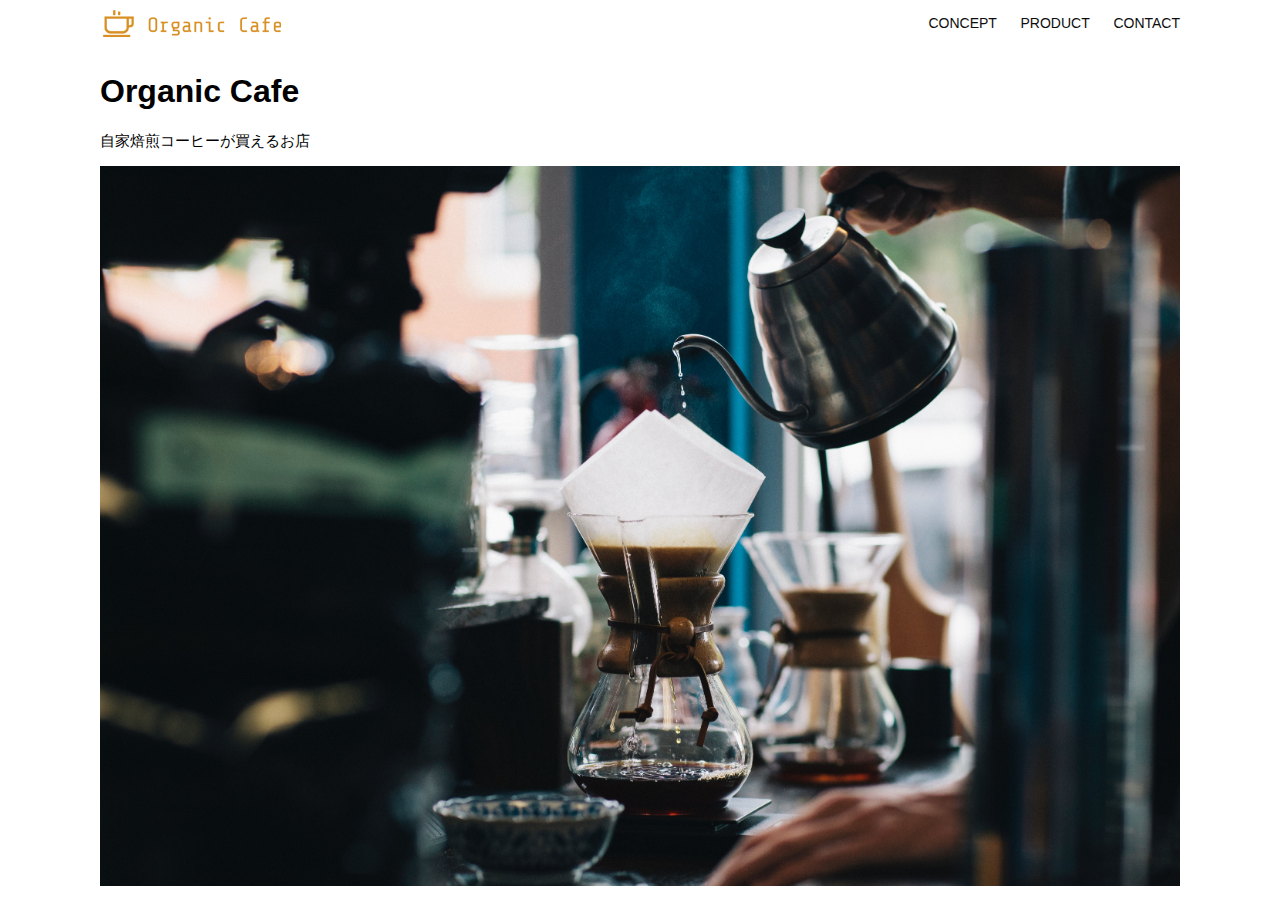
<file: kadai_013/index.html>
<!DOCTYPE html>
<html>
  <head>
    <title>Organic Cafe</title>
    <meta charset="UTF-8" />
    <meta name="description" content="自家焙煎のコーヒーがお家で楽しめるOrganic Cafe"/>
    <meta name="viewport" content="width=device-width, initial-scale=1.0" />
    <link rel="stylesheet" href="style.css" />
  </head>
  <body>
    <!-- ヘッダー -->
    <header>
      <!-- ロゴ -->
      <a href="index.html" id="logo"><img src="images/logo.png" alt="トップページに戻る"/></a>

      <!-- PC用ナビゲーション -->
      <nav id="nav-pc">
        <a href="index.html#concept">CONCEPT</a>
        <a href="index.html#product">PRODUCT</a>
        <a href="index.html#contact">CONTACT</a>
      </nav>
      <!-- スマホ用メニューボタン -->
      <img id="menu-sp" src="images/button-menu.png" alt="ナビゲーションを開く" onclick="document.getElementById('nav-sp').style.display = 'block'">
      <!-- スマホ用ナビゲーション -->
      <nav id="nav-sp">
        <img id="close" src="images/button-close.png" alt="ナビゲーションを閉じる" onclick="document.getElementById('nav-sp').style.display = 'none'">
        <a id="logo-sp" href="index.html" onclick="document.getElementById('nav-sp').style.display = 'none'">
          <img src="images/logo-sp.png" alt="トップページに戻る">
        </a>
        <a class="menu" href="index.html#concept" onclick="document.getElementById('nav-sp').style.display = 'none'">
          CONCEPT
        </a>
        <a class="menu" href="index.html#product" onclick="document.getElementById('nav-sp').style.display = 'none'">
          PRODUCT
        </a>
        <a class="menu" href="index.html#contact" onclick="document.getElementById('nav-sp').style.display = 'none'">
          CONTACT
        </a>
      </nav>
    </header>
    
    <main>
      <article>
        <!-- メインビジュアル -->
        <section id="main-visual">
          <div id="main-message">
            <h1>Organic Cafe</h1>
            <p>自家焙煎コーヒーが買えるお店</p>
          </div>
          <img src="images/main-image.jpg" alt="コーヒーをハンドドリップで淹れる画像"/>
        </section>
      </article>
    </main>
  </body>
</html>
</file>
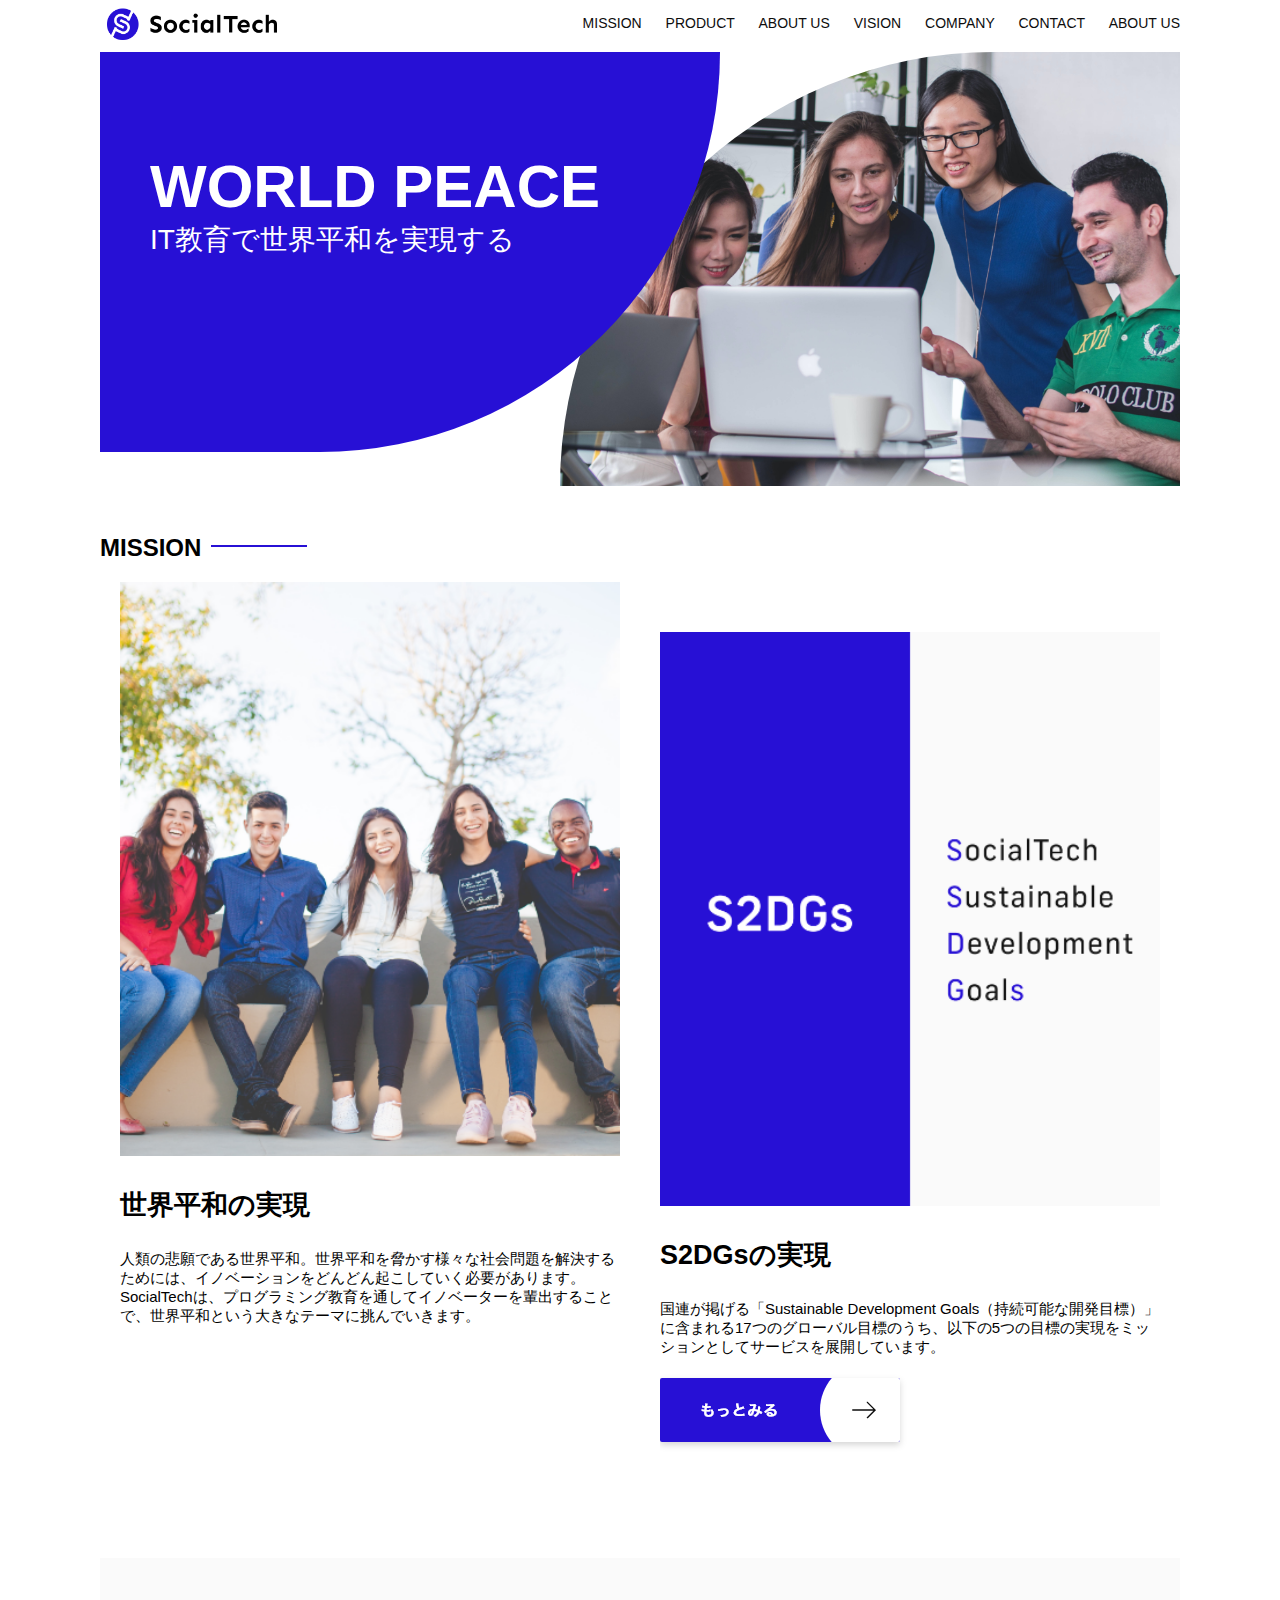
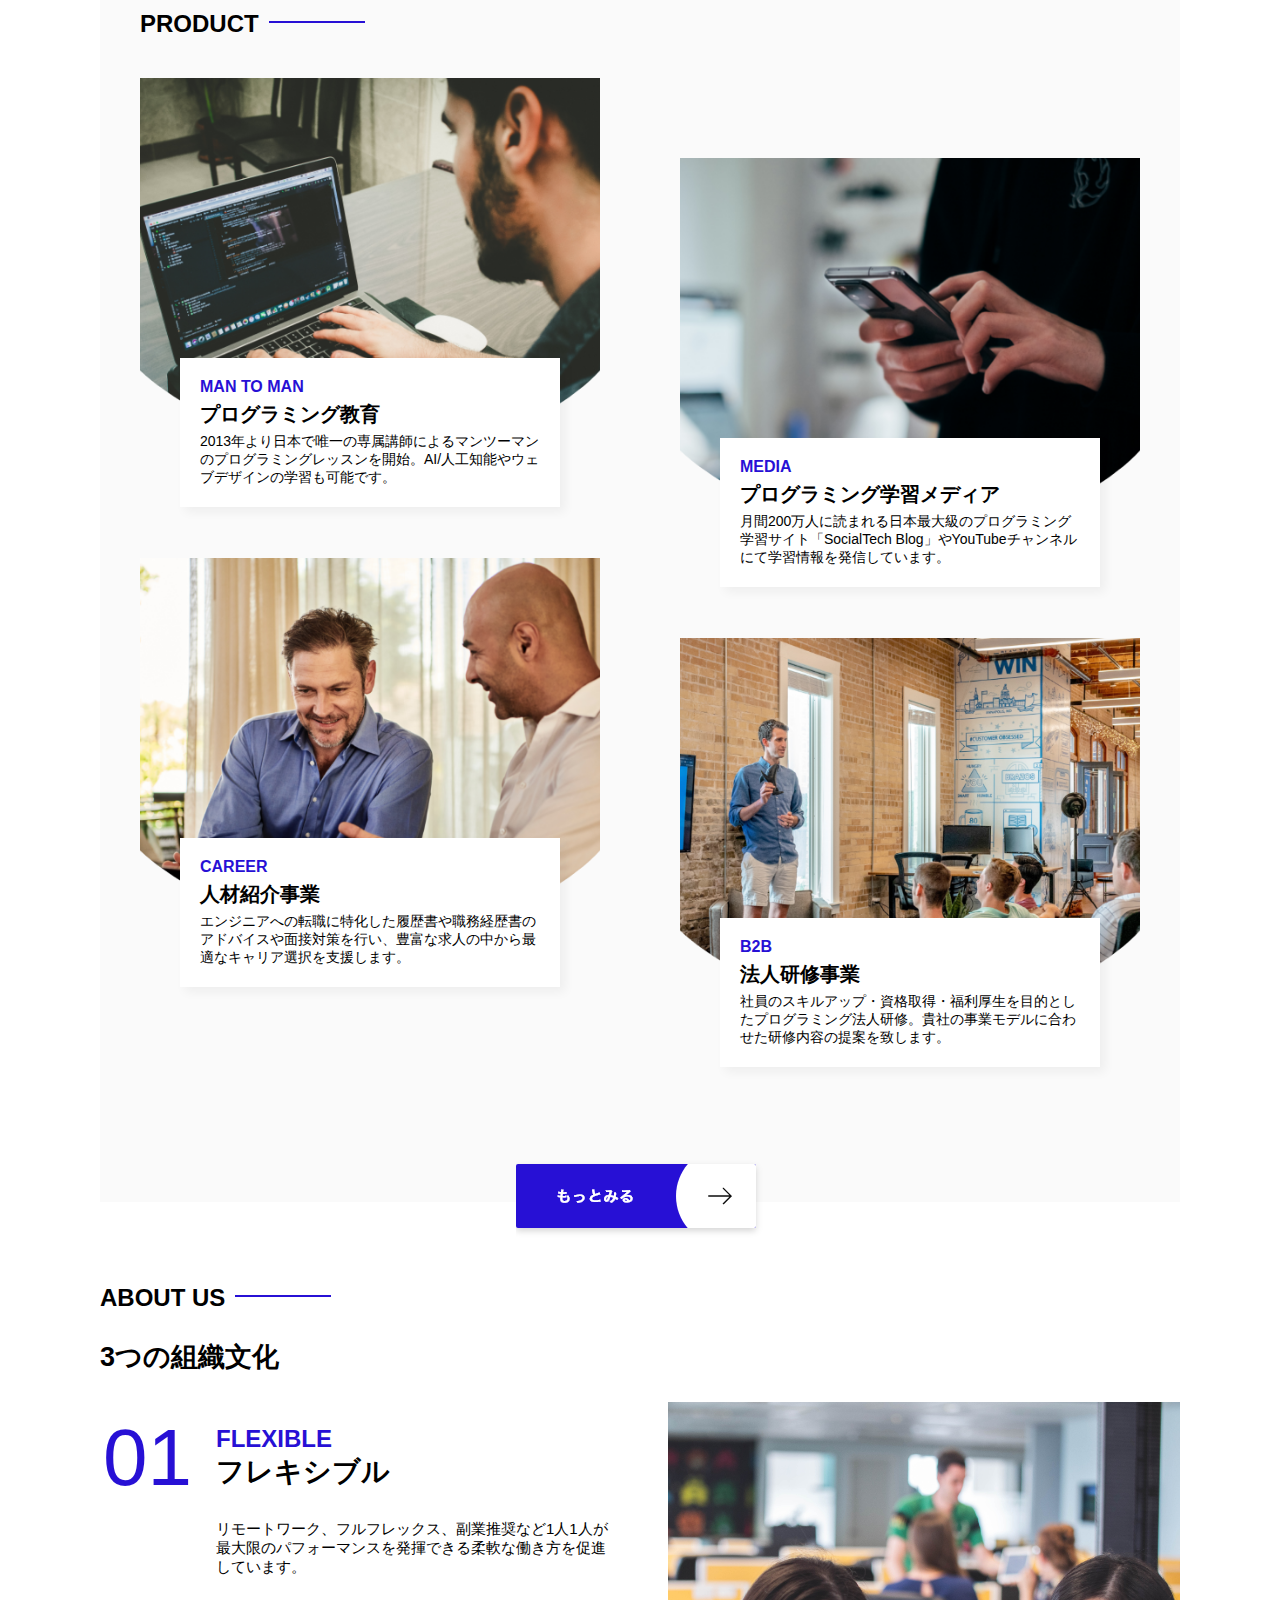
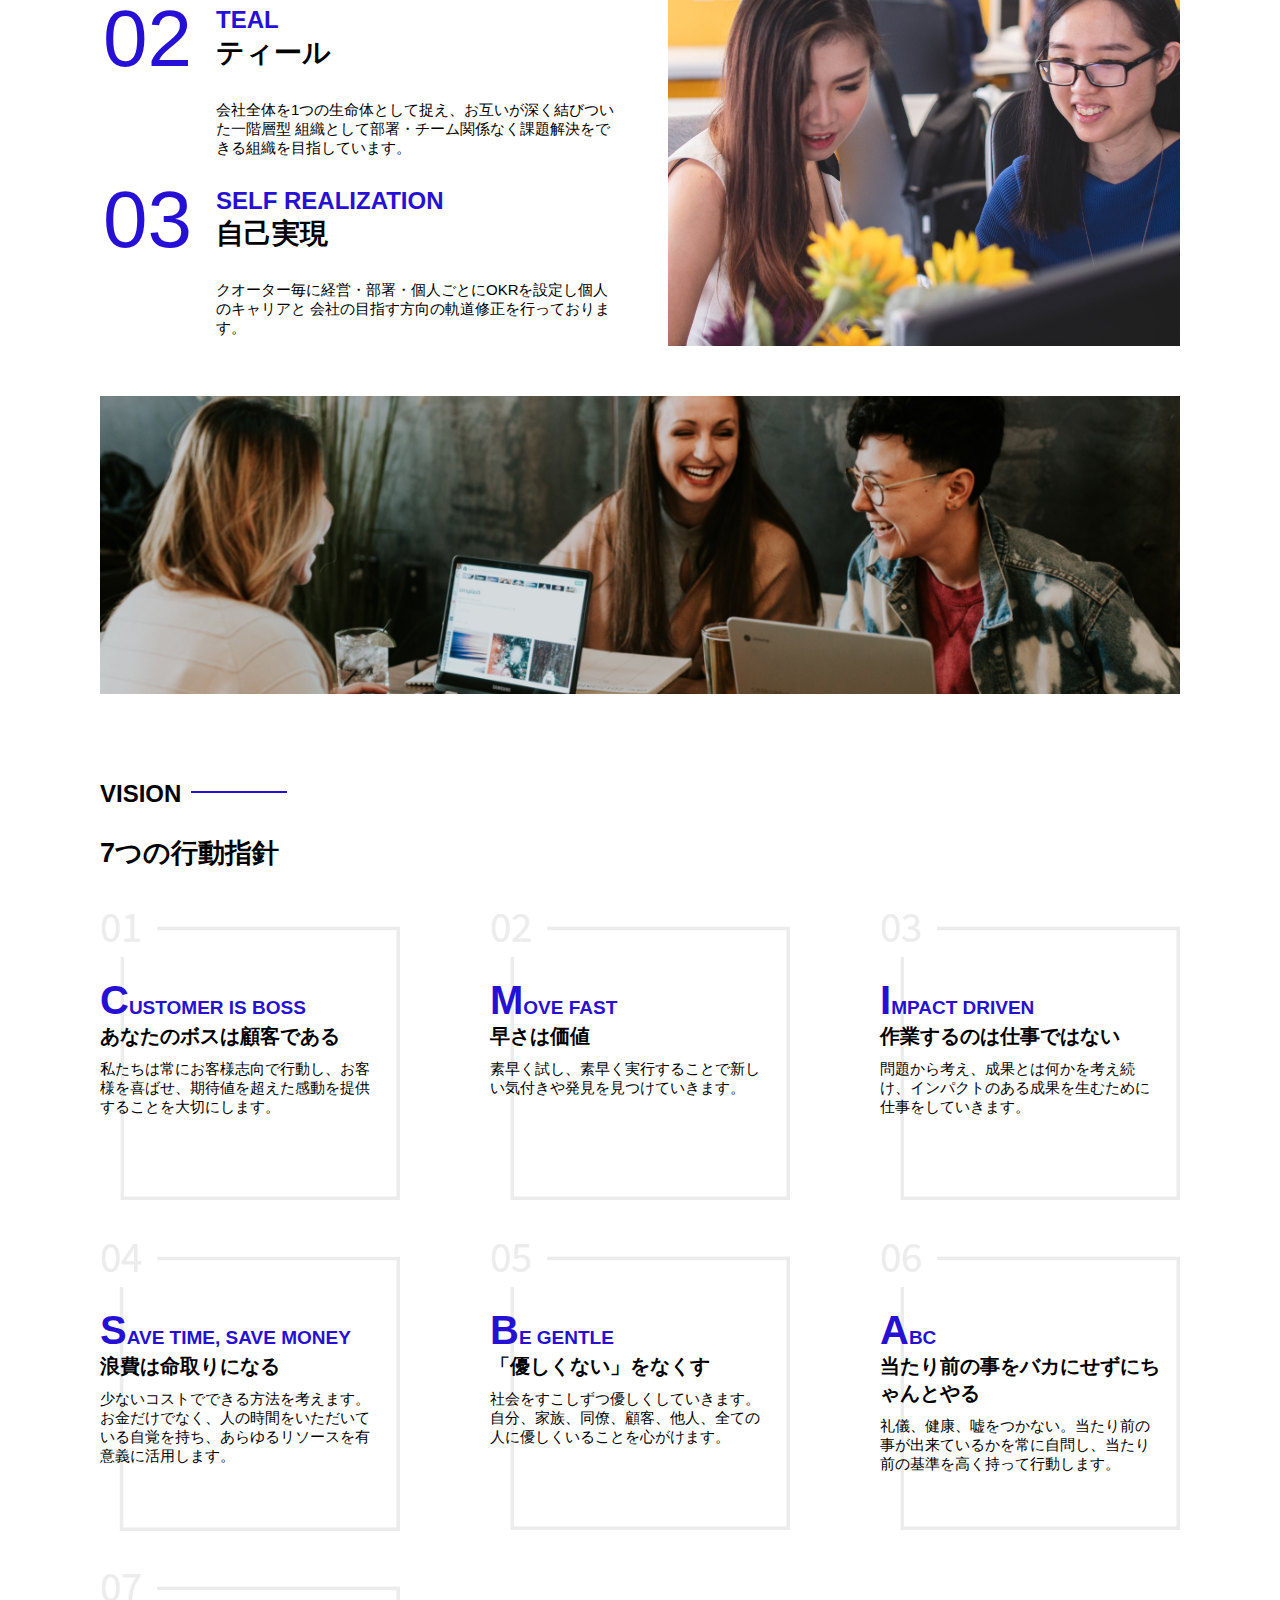
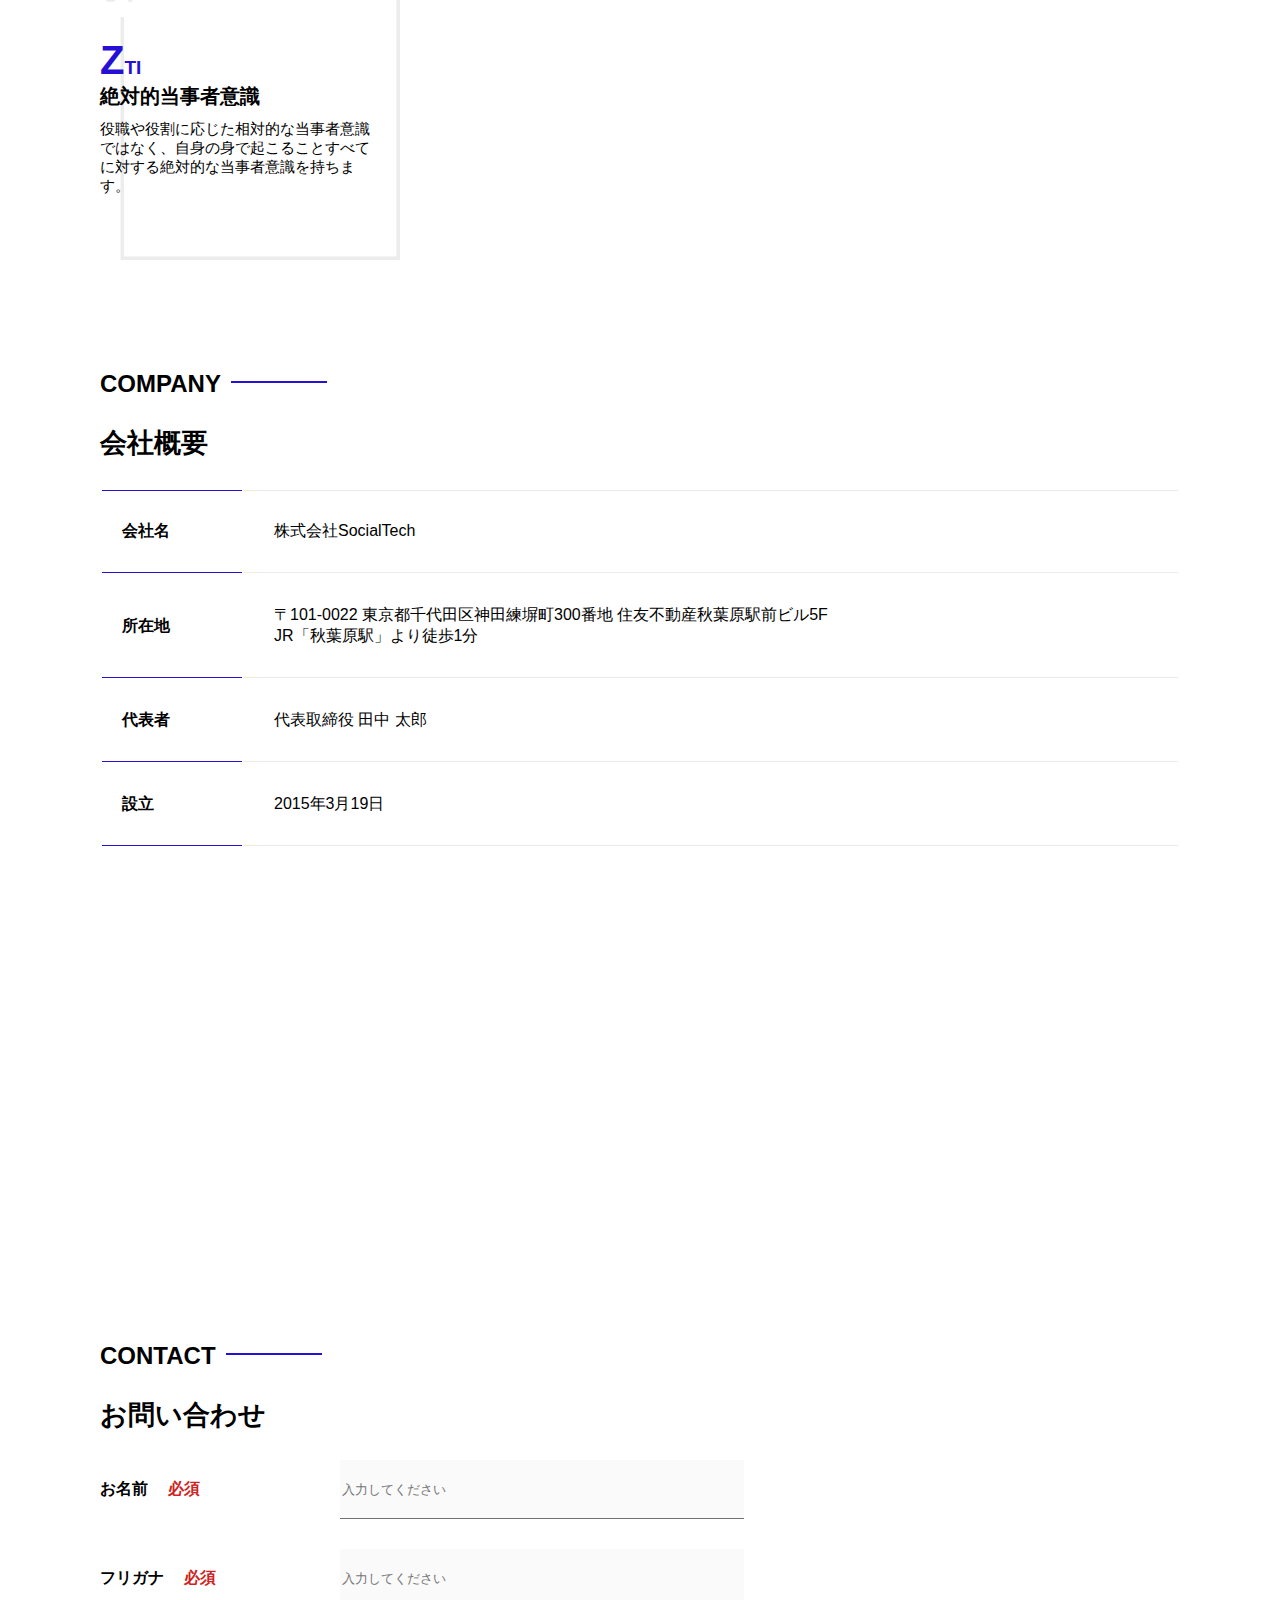
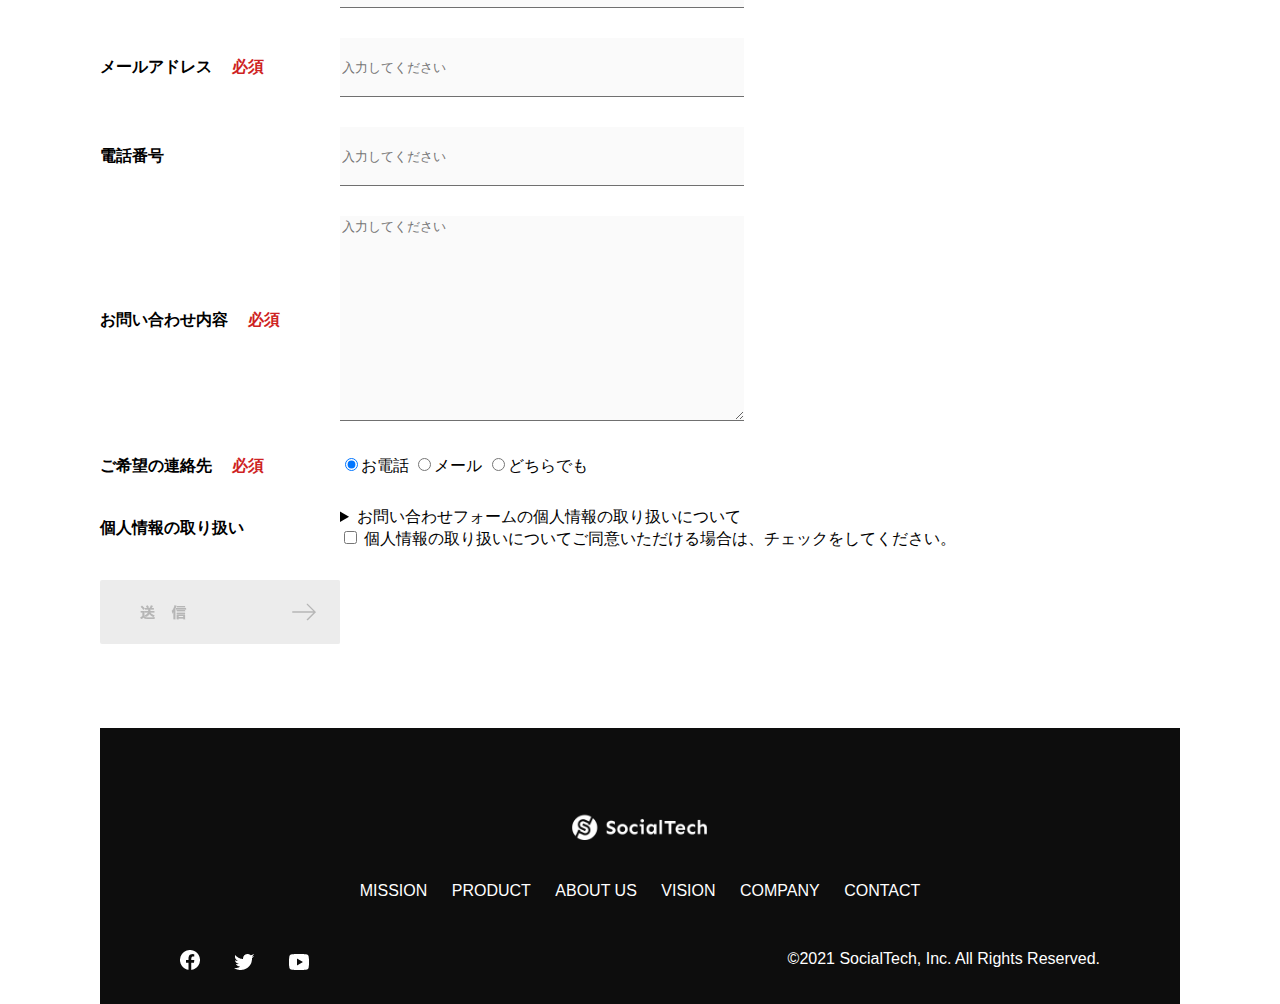
<file: kadai_tutorial_output/index.html>
<!DOCTYPE html>
<html>
  <head>
    <title>SocialTech</title>
    <meta charset="UTF-8">
    <meta name="description" content="SocialTechはEdTech業界のリーディングカンパニーを目指します。">
    <meta name="viewport" content="width=device-width, initial-scale=1.0">
    <link rel="stylesheet" href="style.css">
  </head>
  <body>
       <!-- ヘッダー -->
   <header>
     <!-- ロゴ -->
     <a href="index.html" id="logo"><img src="images/logo.png" alt="トップページに戻る"></a>

       <!-- PC用ナビゲーション -->
       <nav id="nav-pc">
        <a href="mission.html">MISSION</a>
        <a href="product.html">PRODUCT</a>
        <a href="index.html#aboutus">ABOUT US</a>
        <a href="index.html#vision">VISION</a>
        <a href="index.html#company">COMPANY</a>
        <a href="index.html#contact">CONTACT</a>
        <a href="index.html#aboutus">ABOUT US</a>
      </nav>
      <!-- スマホ用メニューボタン -->
     <img id="menu-sp" src="images/button-menu.png" alt="ナビゲーションを開く" onclick="document.getElementById('nav-sp').style.display = 'block'">
    
     <!-- スマホ用ナビゲーション -->
     <nav id="nav-sp">
      <img id="close" src="images/button-close.png" alt="ナビゲーションを閉じる" onclick="document.getElementById('nav-sp').style.display = 'none'">
      <a id="logo-sp" href="index.html" onclick="document.getElementById('nav-sp').style.display = 'none'"><img
          src="images/logo-sp.png" alt="トップページに戻る"></a>
      <a class="menu" href="mission.html" onclick="document.getElementById('nav-sp').style.display = 'none'">MISSION</a>
      <a class="menu" href="product.html" onclick="document.getElementById('nav-sp').style.display = 'none'">PRODUCT</a>
      <a class="menu" href="index.html#aboutus" onclick="document.getElementById('nav-sp').style.display = 'none'">ABOUT
        US</a>
      <a class="menu" href="index.html#vision"
        onclick="document.getElementById('nav-sp').style.display = 'none'">VISION</a>
      <a class="menu" href="index.html#company"
        onclick="document.getElementById('nav-sp').style.display = 'none'">COMPANY</a>
      <a class="menu" href="index.html#contact"
        onclick="document.getElementById('nav-sp').style.display = 'none'">CONTACT</a>
      <div id="sns">
        <a href="https://www.facebook.com/sejuku2013"><img src="images/button-facebook.png" alt="Facebookのリンク"></a>
        <a href="https://twitter.com/samuraijuku"><img src="images/button-twitter.png" alt="Twitterのリンク"></a>
        <a href="https://www.youtube.com/channel/UCCFOQO5aDK0xXam4cUQXT8g"><img src="images/button-youtube.png" alt="YouTubeのリンク"></a>
      </div>
    </nav>
    </header>
  
  <!--======== 後略 ========-->
</header>
<main>
  <article>
    <!-- メインビジュアル -->
    <section id="main-visual">
      <div id="main-message">
        <h1>WORLD PEACE</h1>
        <p>IT教育で世界平和を実現する</p>
    </div>
    <img src="images/index/index-main.png" alt="PCの周りに集まる多国籍の仲間たち">
    </section>
  <!--ミッション-->
  <section id="mission">
    <h2 class="index-h2">MISSION</h2>
    <div id="mission-flex">
      <div>
        <img id="mission-photo" src="images/index/index-mission.png" alt="屋外のベンチで写真を撮影する多国籍の仲間たち">
        <h3>世界平和の実現</h3>
        <p>
          人類の悲願である世界平和。世界平和を脅かす様々な社会問題を解決するためには、イノベーションをどんどん起こしていく必要があります。SocialTechは、プログラミング教育を通してイノベーターを輩出することで、世界平和という大きなテーマに挑んでいきます。
        </p>
      </div>
      <div>
        <img id="s2dgs" src="images/index/s2dgs.png" alt="S2DGs">
        <h3>S2DGsの実現</h3>
        <p>国連が掲げる「Sustainable Development Goals（持続可能な開発目標）」に含まれる17つのグローバル目標のうち、以下の5つの目標の実現をミッションとしてサービスを展開しています。</p>
        <a href="mission.html">
          <img src="images/button-more.png" alt="もっとみる">
        </a>
      </div>
    </div>
  </section>
   <!-- プロダクト -->
   <section id="product">
    <h2 class="index-h2">PRODUCT</h2>
    <div>
      <div id="product-left">
        <div>
          <img class="product-photo" src="images/index/index-mantoman.png" alt="PCでコードを書く男性">
          <div class="product-explain">
            <span>MAN TO MAN</span>
            <h3>プログラミング教育</h3>
            <p>2013年より日本で唯一の専属講師によるマンツーマンのプログラミングレッスンを開始。AI/人工知能やウェブデザインの学習も可能です。</p>
          </div>
        </div>
        <div>
          <img class="product-photo" src="images/index/index-career.png" alt="笑顔で話し合う2人の男性">
          <div class="product-explain">
            <span>CAREER</span>
            <h3>人材紹介事業</h3>
            <p>エンジニアへの転職に特化した履歴書や職務経歴書のアドバイスや面接対策を行い、豊富な求人の中から最適なキャリア選択を支援します。</p>
          </div>
        </div>
      </div>
      <div id="product-right">
        <div>
          <img class="product-photo" src="images/index/index-media.png" alt="スマートフォンを操作する人">
          <div class="product-explain">
            <span>MEDIA</span>
            <h3>プログラミング学習メディア</h3>
            <p>月間200万人に読まれる日本最大級のプログラミング学習サイト「SocialTech Blog」やYouTubeチャンネルにて学習情報を発信しています。</p>
          </div>
        </div>
        <div>
          <img class="product-photo" src="images/index/index-b2b.png" alt="講演中の男性とそれを聴く人々">
          <div class="product-explain">
            <span>B2B</span>
            <h3>法人研修事業</h3>
            <p>社員のスキルアップ・資格取得・福利厚生を目的としたプログラミング法人研修。貴社の事業モデルに合わせた研修内容の提案を致します。</p>
          </div>
        </div>
      </div>
    </div>
    <div>
      <a id="product-more" href="product.html">
        <img src="images/button-more.png" alt="もっとみる">
      </a>
    </div>
      </div>
    </div>
  </section>
<!---ABOUT US-->
<section id="aboutus">
  <h2 class="index-h2">ABOUT US</h2>
  <h3>3つの組織文化</h3>
  <div>
    <table class="culture-table">
      <tr>
        <td>
          <span class="culture-num">01</span>
        </td>
        <td>
          <span class="culture-en">FLEXIBLE</span>
          <span class="culture-jp">フレキシブル</span>
        </td>
      </tr>
      <tr>
        <td>
          <!--空のセル-->
        </td>
        <td>
          <p class="culture-description">
            リモートワーク、フルフレックス、副業推奨など1人1人が最大限のパフォーマンスを発揮できる柔軟な働き方を促進しています。
          </p>
        </td>
      </tr>
      <tr>
        <td>
          <span class="culture-num">02</span>
        </td>
        <td>
          <span class="culture-en">TEAL</span>
          <span class="culture-jp">ティール</span>
        </td>
      </tr>
      <tr>
        <td>
          <!--空のセル-->
        </td>
        <td>
          <p class="culture-description">
            会社全体を1つの生命体として捉え、お互いが深く結びついた一階層型
            組織として部署・チーム関係なく課題解決をできる組織を目指しています。
          </p>
        </td>
      </tr>
      <tr>
        <td>
          <span class="culture-num">03</span>
        </td>
        <td>
          <span class="culture-en">SELF REALIZATION</span>
          <span class="culture-jp">自己実現</span>
        </td>
      </tr>
      <tr>
        <td>
          <!--空のセル-->
        </td>
        <td>
          <p class="culture-description">
            クオーター毎に経営・部署・個人ごとにOKRを設定し個人のキャリアと
            会社の目指す方向の軌道修正を行っております。
          </p>
        </td>
      </tr>
    </table>
    <img class="culture-img" src="images/index/index-aboutus1.png" alt="笑顔で話し合う2人の女性">
  </div>
  <img class="culture-img2" src="images/index/index-aboutus2.png" alt="笑顔で話し合う3人の男女">
</section>  
<!-- VISION -->
<section id="vision">
  <h2 class="index-h2">VISION</h2>
  <h3>7つの行動指針</h3>
  <div>
    <div class="vision-box">
      <img src="images/index/vision-01.png" alt="01">
      <span>
        <h4>CUSTOMER IS BOSS</h4>
        <h5>あなたのボスは顧客である</h5>
        <p>私たちは常にお客様志向で行動し、お客様を喜ばせ、期待値を超えた感動を提供することを大切にします。</p>
      </span>
    </div>
    <div class="vision-box">
      <img src="images/index/vision-02.png" alt="02">
      <span>
        <h4>MOVE FAST</h4>
        <h5>早さは価値</h5>
        <p>素早く試し、素早く実行することで新しい気付きや発見を見つけていきます。</p>
      </span>
    </div>
    <div class="vision-box">
      <img src="images/index/vision-03.png" alt="03">
      <span>
        <h4>IMPACT DRIVEN</h4>
        <h5>作業するのは仕事ではない</h5>
        <p>問題から考え、成果とは何かを考え続け、インパクトのある成果を生むために仕事をしていきます。</p>
      </span>
    </div>
    <div class="vision-box">
      <img src="images/index/vision-04.png" alt="04">
      <span>
        <h4>SAVE TIME, SAVE MONEY</h4>
        <h5>浪費は命取りになる</h5>
        <p>少ないコストでできる方法を考えます。お金だけでなく、人の時間をいただいている自覚を持ち、あらゆるリソースを有意義に活用します。</p>
      </span>
    </div>
    <div class="vision-box">
      <img src="images/index/vision-05.png" alt="05">
      <span>
        <h4>BE GENTLE</h4>
        <h5>「優しくない」をなくす</h5>
        <p>社会をすこしずつ優しくしていきます。自分、家族、同僚、顧客、他人、全ての人に優しくいることを心がけます。</p>
      </span>
    </div>
    <div class="vision-box">
      <img src="images/index/vision-06.png" alt="06">
      <span>
        <h4>ABC</h4>
        <h5>当たり前の事をバカにせずにちゃんとやる</h5>
        <p>礼儀、健康、嘘をつかない。当たり前の事が出来ているかを常に自問し、当たり前の基準を高く持って行動します。</p>
      </span>
    </div>
    <div class="vision-box">
      <img src="images/index/vision-07.png" alt="07">
      <span>
        <h4>ZTI</h4>
        <h5>絶対的当事者意識</h5>
        <p>役職や役割に応じた相対的な当事者意識ではなく、自身の身で起こることすべてに対する絶対的な当事者意識を持ちます。</p>
      </span>
    </div>
  </div>
</section>
 <!-- COMPANY -->
 <section id="company">
  <h2 class="index-h2">COMPANY</h2>
  <h3>会社概要</h3>
  <table id="company-table">
    <tr>
      <th class="tableheader-first">会社名</th>
      <td class="cell-first">株式会社SocialTech</td>
    </tr>
    <tr>
      <th class="tableheader">所在地</th>
      <td class="cell">〒101-0022 東京都千代田区神田練塀町300番地 住友不動産秋葉原駅前ビル5F<br>JR「秋葉原駅」より徒歩1分</td>
    </tr>
    <tr>
      <th class="tableheader">代表者</th>
      <td class="cell">代表取締役 田中 太郎</td>
    </tr>
    <tr>
      <th class="tableheader">設立</th>
      <td class="cell">2015年3月19日</td>
    </tr>
  </table>
  <iframe
  src="https://www.google.com/maps/embed?pb=!1m18!1m12!1m3!1d3240.0688551336807!2d139.7720776771055!3d35.69992317258124!2m3!1f0!2f0!3f0!3m2!1i1024!2i768!4f13.1!3m3!1m2!1s0x60188fee13660e23%3A0x77137876edf742ac!2z5L2P5Y-L5LiN5YuV55Sj56eL6JGJ5Y6f6aeF5YmN44OT44Or!5e0!3m2!1sja!2sjp!4v1704858013291!5m2!1sja!2sjp"
  style="border:0;" allowfullscreen="" loading="lazy">
</iframe>
</section>
<!-- お問い合わせフォーム -->
<section id="contact">
  <h2 class="index-h2">CONTACT</h2>
  <h3>お問い合わせ</h3>
  <form>
    <div>
      <div class="contact-heading">
        <label class="contact-label">お名前<span class="contact-span">必須</span></label>
      </div>
      <div>
        <input type="text" name="name" placeholder="入力してください" class="contact-textbox">
      </div>
    </div>
    <div>
      <div class="contact-heading">
        <label class="contact-label">フリガナ<span class="contact-span">必須</span></label>
      </div>
      <div>
        <input type="text" name="hurigana" placeholder="入力してください" class="contact-textbox">
      </div>
    </div>
    <div>
      <div class="contact-heading">
        <label class="contact-label">メールアドレス<span class="contact-span">必須</span></label>
      </div>
      <div>
        <input type="text" name="email" placeholder="入力してください" class="contact-textbox">
      </div>
    </div>
    <div>
      <div class="contact-heading">
        <label class="contact-label">電話番号</label>
      </div>
      <div>
        <input type="text" name="tel" placeholder="入力してください" class="contact-textbox">
      </div>
    </div>
    <div>
      <div class="contact-heading">
        <label class="contact-label">お問い合わせ内容<span class="contact-span">必須</span></label>
      </div>
      <div>
        <textarea class="contact-textarea" placeholder="入力してください" name="message"></textarea>
      </div>
    </div>
    <div>
      <div class="contact-heading">
        <label class="contact-label">ご希望の連絡先<span class="contact-span">必須</span></label>
      </div>
      <div>
        <input class="radiobutton" type="radio" value="tel" name="contact" checked><label>お電話</label>
        <input class="radiobutton" type="radio" value="mail" name="contact"><label>メール</label>
        <input class="radiobutton" type="radio" value="both" name="contact"><label>どちらでも</label>
      </div>
    </div>
    <div>
      <div class="contact-heading">
        <label class="contact-label">個人情報の取り扱い</label>
      </div>
      <div>
        <details>
          <summary>お問い合わせフォームの個人情報の取り扱いについて</summary>
          <div>
            <span>１．組織の名称又は氏名</span><br>
            株式会社SocialTech<br><br>
            <span>２．個人情報保護管理者（若しくはその代理人）の氏名又は職名、所属及び連絡先
              鈴木 一郎 コーポレート部</span><br>
            メールアドレス：samurai@example.com<br>
            TEL：03-1234-5678<br>
            <span>３．個人情報の利用目的</span><br>
            ・本サービス及び本サービスに関連する情報の提供又はそれらに関する連絡のため<br>
            ・ユーザーの本人確認のため<br>
            ・当社サービスのご案内のため<br>
            ・当社の商品等の広告または宣伝（電子メールによるものを含むものとします。）<br><br>
            <span>４．個人情報の取り扱い業務の委託</span><br>
            個人情報の取扱業務の全部または一部を外部に業務委託する場合があります。<br>
            その際、弊社は、個人情報を適切に保護できる管理体制を敷き実行していることを条件として<br>
            委託先を厳選したうえで、機密保持契約を委託先と締結し、お客様の個人情報を厳密に管理させます。<br><br>
            <span>５．個人情報の開示等の請求</span><br>
            お客様は、弊社に対してご自身の個人情報の開示等（利用目的の通知、開示、内容の訂正・追加・削除、利用の停止または消去、第三者への提供の停止）に関して、当社問合わせ窓口に申し出ることができます。<br>
            その際、弊社はお客様ご本人を確認させていただいたうえで、合理的な期間内に対応いたします。<br><br>
            なお、個人情報に関する弊社問合わせ先は、次の通りです。<br><br>
            株式会社SocialTech　個人情報問合せ窓口<br>
            〒101-0022 東京都千代田区神田練塀町300番地 住友不動産秋葉原駅前ビル5F<br>
            メールアドレス：samurai@example.com　TEL：03-1234-5678<br><br>
            <span>６．個人情報を提供されることの任意性について</span><br><br>
            お客様がご自身の個人情報を弊社に提供されるか否かは、お客様のご判断によりますが、もしご提供されない場合には、適切なサービスが提供できない場合がありますので予めご了承ください。
          </div>
        </details>
        <input type="checkbox" name="agree">
        <span>個人情報の取り扱いについてご同意いただける場合は、チェックをしてください。</span>
      </div>
    </div>
    <input type="image" src="images/button-submit.png" alt="送信する">
  </form>
</section>
</article>
<footer>
  <div id="footer-logo">
    <img src="images/logo-sp.png" alt="SocialTech">
  </div>
  <div id="footer-link">
    <a href="mission.html">MISSION</a>
    <a href="product.html">PRODUCT</a>
    <a href="index.html#aboutus">ABOUT US</a>
    <a href="index.html#vision">VISION</a>
    <a href="index.html#company">COMPANY</a>
    <a href="index.html#contact">CONTACT</a>
  </div>
  <div id="sns-footer">
    <a href="https://www.facebook.com/sejuku2013"><img src="images/button-facebook.png" alt="Facebookのリンク"></a>
    <a href="https://twitter.com/samuraijuku"><img src="images/button-twitter.png" alt="Twitterのリンク"></a>
    <a href="https://www.youtube.com/channel/UCCFOQO5aDK0xXam4cUQXT8g"><img src="images/button-youtube.png" alt="YouTubeのリンク"></a>
    <span id="copyright">&copy;2021 SocialTech, Inc. All Rights Reserved. </span>
  </div>
</footer>
</main>
  </body>
  </html>
</file>
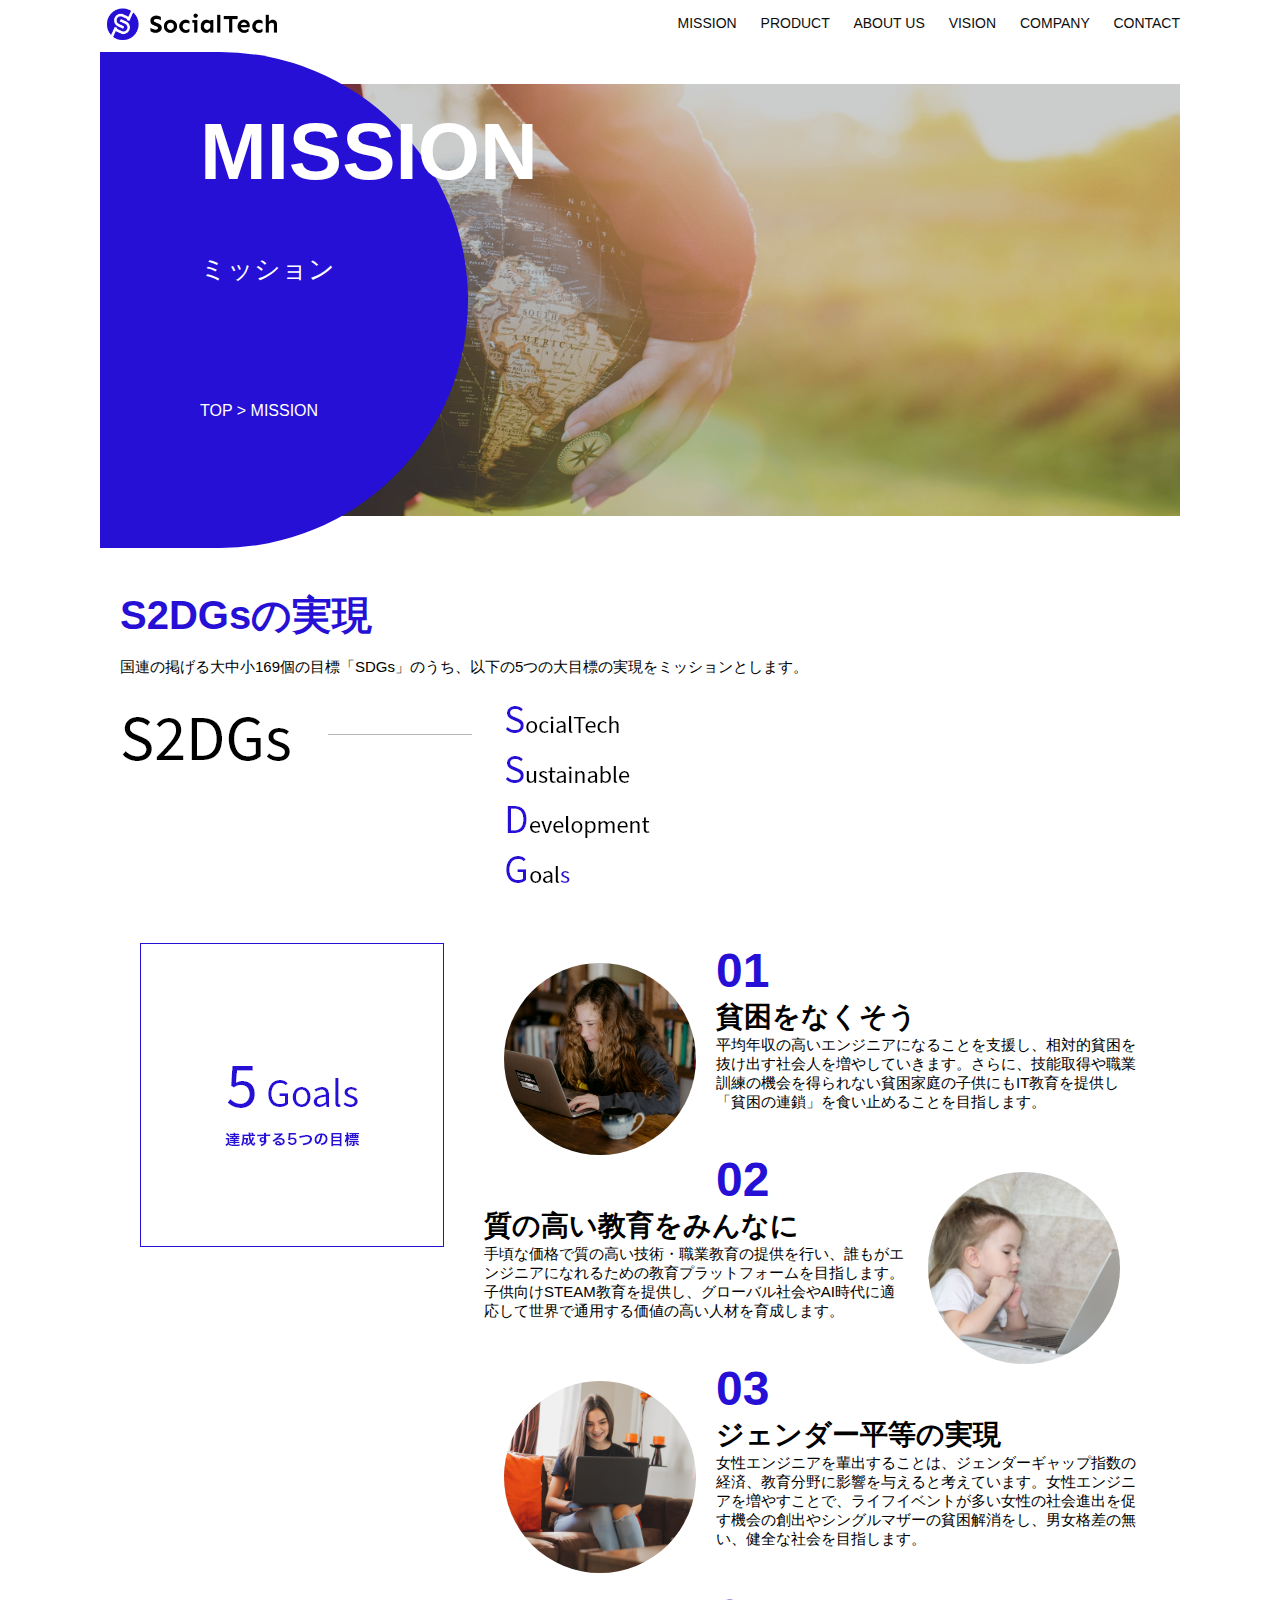
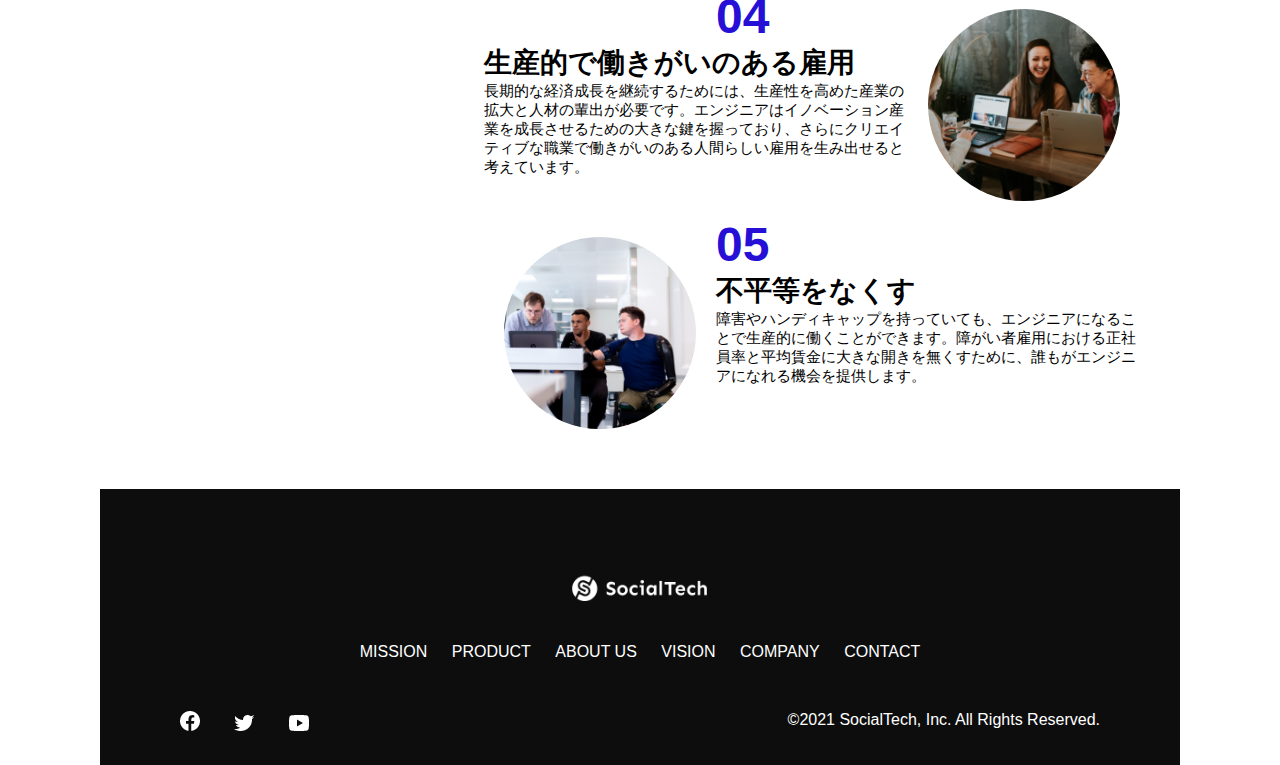
<file: kadai_tutorial_output/mission.html>
<!DOCTYPE html>
<html>
<head>
    <title>SocialTech - MISSION ミッション -</title>
  <meta charset="UTF-8">
  <meta name="description" content="SocialTechが目指す5つの目標（S2DGs）を紹介します">
  <meta name="viewport" content="width=device-width, initial-scale=1.0">
  <link rel="stylesheet" href="style.css">
</head>

<body>
  <!-- ヘッダー -->
  <header>
    <!-- ロゴ -->
    <a href="index.html" id="logo"><img src="images/logo.png" alt="トップページに戻る"></a>

    <!-- PC用ナビゲーション -->
    <nav id="nav-pc">
      <a href="mission.html">MISSION</a>
      <a href="product.html">PRODUCT</a>
      <a href="index.html#aboutus">ABOUT US</a>
      <a href="index.html#vision">VISION</a>
      <a href="index.html#company">COMPANY</a>
      <a href="index.html#contact">CONTACT</a>
    </nav>

    <!-- スマホ用メニューボタン -->
    <img id="menu-sp" src="images/button-menu.png" alt="ナビゲーションを開く" onclick="document.getElementById('nav-sp').style.display = 'block'">

    <!-- スマホ用ナビゲーション -->
    <nav id="nav-sp">
      <img id="close" src="images/button-close.png" alt="ナビゲーションを閉じる" onclick="document.getElementById('nav-sp').style.display = 'none'">
      <a id="logo-sp" href="index.html" onclick="document.getElementById('nav-sp').style.display = 'none'"><img
          src="images/logo-sp.png" alt="トップページに戻る"></a>
      <a class="menu" href="mission.html" onclick="document.getElementById('nav-sp').style.display = 'none'">MISSION</a>
      <a class="menu" href="product.html" onclick="document.getElementById('nav-sp').style.display = 'none'">PRODUCT</a>
      <a class="menu" href="index.html#aboutus" onclick="document.getElementById('nav-sp').style.display = 'none'">ABOUT
        US</a>
      <a class="menu" href="index.html#vision"
        onclick="document.getElementById('nav-sp').style.display = 'none'">VISION</a>
      <a class="menu" href="index.html#company"
        onclick="document.getElementById('nav-sp').style.display = 'none'">COMPANY</a>
      <a class="menu" href="index.html#contact"
        onclick="document.getElementById('nav-sp').style.display = 'none'">CONTACT</a>
      <div id="sns">
        <a href="https://www.facebook.com/sejuku2013"><img src="images/button-facebook.png" alt="Facebookのリンク"></a>
        <a href="https://twitter.com/samuraijuku"><img src="images/button-twitter.png" alt="Twitterのリンク"></a>
        <a href="https://www.youtube.com/channel/UCCFOQO5aDK0xXam4cUQXT8g"><img src="images/button-youtube.png" alt="YouTubeのリンク"></a>
      </div>
    </nav>
  </header>
  <main>
    <article>
        <section id="mission-main">
            <div id="mission-title">
              <h1>MISSION</h1>
              <span>ミッション</span>
              <div>TOP > MISSION</div>
            </div>
          </section>
          <section id="mission-s2dgs">
            <h2 class="mission-h2">S2DGsの実現</h2>
            <p>国連の掲げる大中小169個の目標「SDGs」のうち、以下の5つの大目標の実現をミッションとします。</p>
            <img src="images/mission/mission-s2dgs.png" alt="S2DGs">
          </section>
          <section id="mission-5goals">
            <div>
              <img id="s2dgs-image" src="images/mission/mission-5goals.png" alt="5Goals">
            </div>
            <div>
                <div>
                  <img class="fivegoals-image-left" src="images/mission/mission-5goals01.png" alt="PCを操作する女の子">
                  <span class="fivegoals-number">01</span>
                  <h3 class="fivegoals-h3">貧困をなくそう</h3>
                  <p class="fivegoals-p">
                    平均年収の高いエンジニアになることを支援し、相対的貧困を抜け出す社会人を増やしていきます。さらに、技能取得や職業訓練の機会を得られない貧困家庭の子供にもIT教育を提供し「貧困の連鎖」を食い止めることを目指します。
                  </p>
                </div>
        
                <div>
                  <img class="fivegoals-image-right" src="images/mission/mission-5goals02.png" alt="PCを見つめる小さい女の子">
                  <span class="fivegoals-number">02</span>
                  <h3 class="fivegoals-h3">質の高い教育をみんなに</h3>
                  <p class="fivegoals-p">
                    手頃な価格で質の高い技術・職業教育の提供を行い、誰もがエンジニアになれるための教育プラットフォームを目指します。子供向けSTEAM教育を提供し、グローバル社会やAI時代に適応して世界で通用する価値の高い人材を育成します。
                  </p>
                </div>
        
                <div>
                  <img class="fivegoals-image-left" src="images/mission/mission-5goals03.png" alt="PCを操作する女性">
                  <span class="fivegoals-number">03</span>
                  <h3 class="fivegoals-h3">ジェンダー平等の実現</h3>
                  <p class="fivegoals-p">
                    女性エンジニアを輩出することは、ジェンダーギャップ指数の経済、教育分野に影響を与えると考えています。女性エンジニアを増やすことで、ライフイベントが多い女性の社会進出を促す機会の創出やシングルマザーの貧困解消をし、男女格差の無い、健全な社会を目指します。
                  </p>
                </div>
        
                <div>
                  <img class="fivegoals-image-right" src="images/mission/mission-5goals04.png" alt="笑顔で話し合う3人の男女">
                  <span class="fivegoals-number">04</span>
                  <h3 class="fivegoals-h3">生産的で働きがいのある雇用</h3>
                  <p class="fivegoals-p">
                    長期的な経済成長を継続するためには、生産性を高めた産業の拡大と人材の輩出が必要です。エンジニアはイノベーション産業を成長させるための大きな鍵を握っており、さらにクリエイティブな職業で働きがいのある人間らしい雇用を生み出せると考えています。
                  </p>
                </div>
        
                <div>
                  <img class="fivegoals-image-left" src="images/mission/mission-5goals05.png" alt="障害を持つ男性が生き生きと働く様子">
                  <span class="fivegoals-number">05</span>
                  <h3 class="fivegoals-h3">不平等をなくす</h3>
                  <p class="fivegoals-p">
                    障害やハンディキャップを持っていても、エンジニアになることで生産的に働くことができます。障がい者雇用における正社員率と平均賃金に大きな開きを無くすために、誰もがエンジニアになれる機会を提供します。
                  </p>
                </div>
              </div> 
        </section>
        </article>
    <footer>
      <div id="footer-logo">
        <img src="images/logo-sp.png" alt="SocialTech">
      </div>
      <div id="footer-link">
        <a href="mission.html">MISSION</a>
        <a href="product.html">PRODUCT</a>
        <a href="index.html#aboutus">ABOUT US</a>
        <a href="index.html#vision">VISION</a>
        <a href="index.html#company">COMPANY</a>
        <a href="index.html#contact">CONTACT</a>
      </div>
      <div id="sns-footer">
        <a href="https://www.facebook.com/sejuku2013"><img src="images/button-facebook.png" alt="Facebookのリンク"></a>
        <a href="https://twitter.com/samuraijuku"><img src="images/button-twitter.png" alt="Twitterのリンク"></a>
        <a href="https://www.youtube.com/channel/UCCFOQO5aDK0xXam4cUQXT8g"><img src="images/button-youtube.png" alt="YouTubeのリンク"></a>
        <span id="copyright">&copy;2021 SocialTech, Inc. All Rights Reserved. </span>
      </div>
    </footer>
  </main>
</body>

</html>
</file>
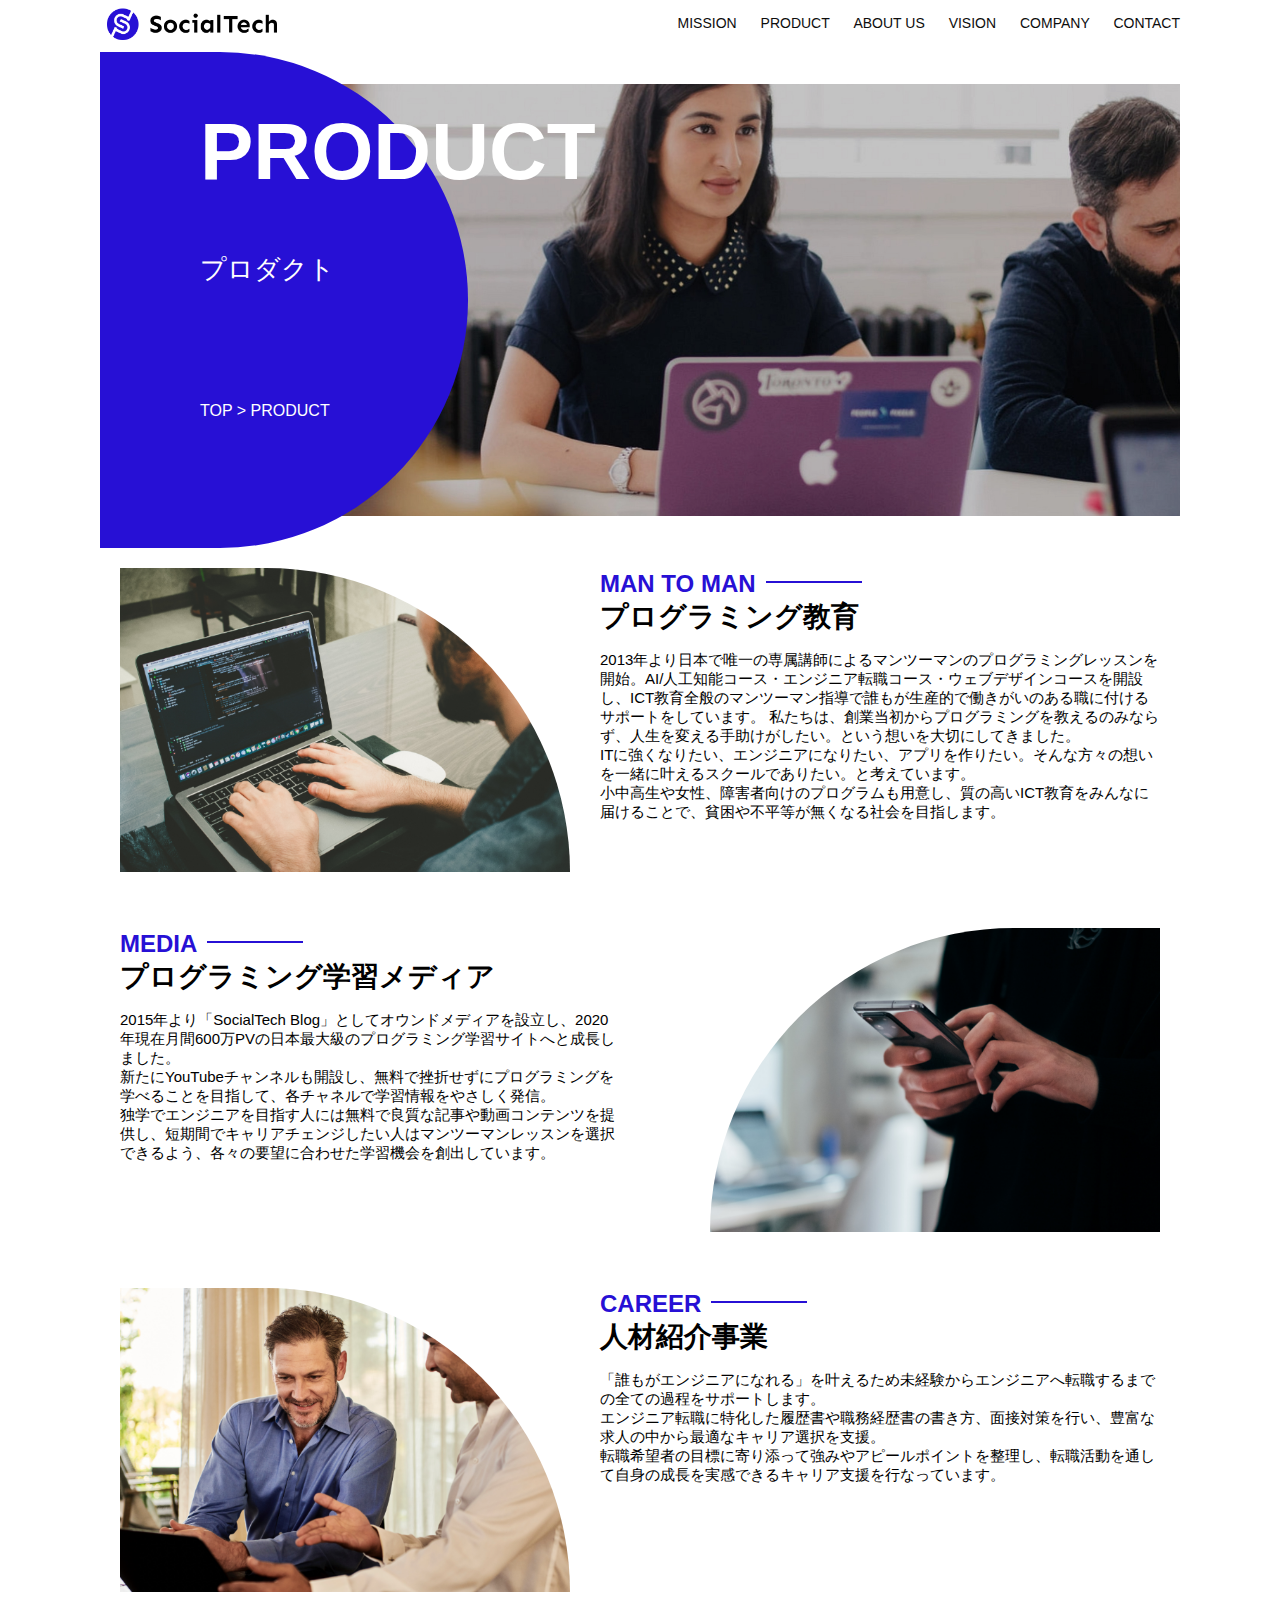
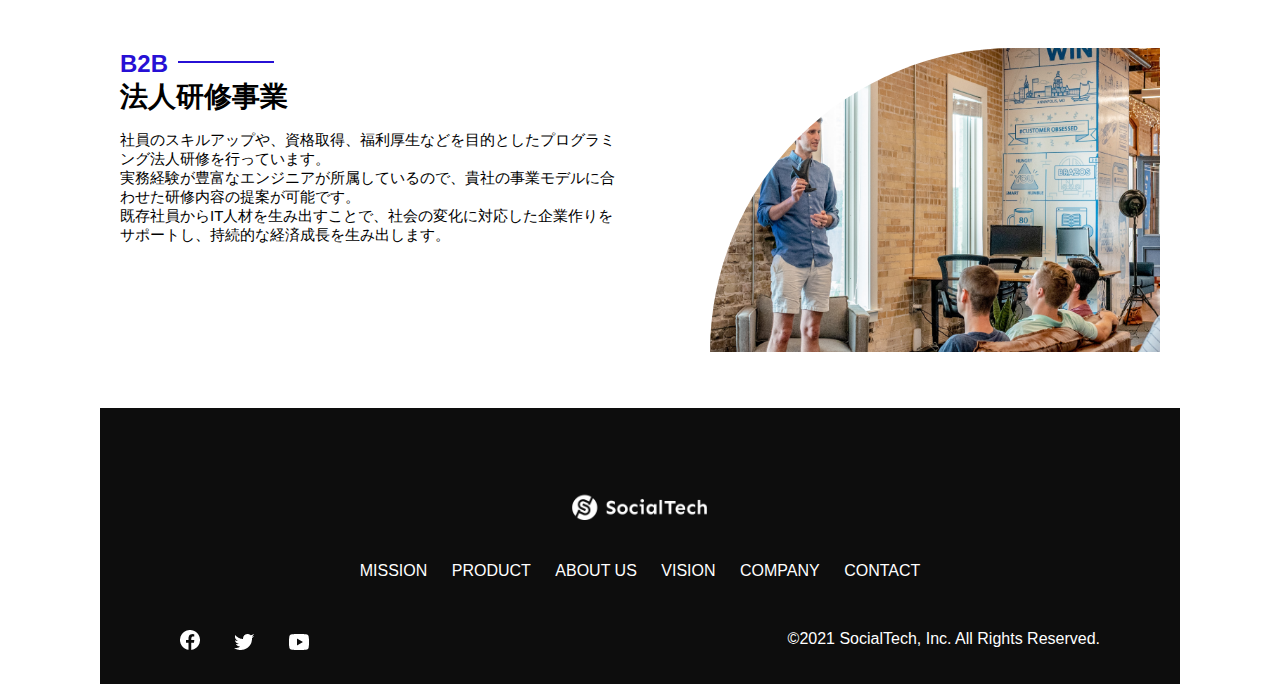
<file: kadai_tutorial_output/product.html>
<!DOCTYPE html>
<html>
<head>
    <title>SocialTech -PRODUCT プロダクト-</title>
  <meta charset="UTF-8">
  <meta name="description" content="SocialTechの4つのプロダクトを紹介します">
  <meta name="viewport" content="width=device-width, initial-scale=1.0">
  <link rel="stylesheet" href="style.css">
</head>

<body>
  <!-- ヘッダー -->
  <header>
    <!-- ロゴ -->
    <a href="index.html" id="logo"><img src="images/logo.png" alt="トップページに戻る"></a>

    <!-- PC用ナビゲーション -->
    <nav id="nav-pc">
      <a href="mission.html">MISSION</a>
      <a href="product.html">PRODUCT</a>
      <a href="index.html#aboutus">ABOUT US</a>
      <a href="index.html#vision">VISION</a>
      <a href="index.html#company">COMPANY</a>
      <a href="index.html#contact">CONTACT</a>
    </nav>

    <!-- スマホ用メニューボタン -->
    <img id="menu-sp" src="images/button-menu.png" alt="ナビゲーションを開く" onclick="document.getElementById('nav-sp').style.display = 'block'">

    <!-- スマホ用ナビゲーション -->
    <nav id="nav-sp">
      <img id="close" src="images/button-close.png" alt="ナビゲーションを閉じる" onclick="document.getElementById('nav-sp').style.display = 'none'">
      <a id="logo-sp" href="index.html" onclick="document.getElementById('nav-sp').style.display = 'none'"><img
          src="images/logo-sp.png" alt="トップページに戻る"></a>
      <a class="menu" href="mission.html" onclick="document.getElementById('nav-sp').style.display = 'none'">MISSION</a>
      <a class="menu" href="product.html" onclick="document.getElementById('nav-sp').style.display = 'none'">PRODUCT</a>
      <a class="menu" href="index.html#aboutus" onclick="document.getElementById('nav-sp').style.display = 'none'">ABOUT
        US</a>
      <a class="menu" href="index.html#vision"
        onclick="document.getElementById('nav-sp').style.display = 'none'">VISION</a>
      <a class="menu" href="index.html#company"
        onclick="document.getElementById('nav-sp').style.display = 'none'">COMPANY</a>
      <a class="menu" href="index.html#contact"
        onclick="document.getElementById('nav-sp').style.display = 'none'">CONTACT</a>
      <div id="sns">
        <a href="https://www.facebook.com/sejuku2013"><img src="images/button-facebook.png" alt="Facebookのリンク"></a>
        <a href="https://twitter.com/samuraijuku"><img src="images/button-twitter.png" alt="Twitterのリンク"></a>
        <a href="https://www.youtube.com/channel/UCCFOQO5aDK0xXam4cUQXT8g"><img src="images/button-youtube.png" alt="YouTubeのリンク"></a>
      </div>
    </nav>
  </header>
  <main>
    <article>
        <section id="product-main">
            <div id="product-title">
              <h1>PRODUCT</h1>
              <span>プロダクト</span>
              <div>TOP > PRODUCT</div>
            </div>
          </section>
          <section class="product-section1">
            <img src="images/product/product-mantoman.png" alt="PCでコードを書く男性">
            <div>
              <h2 class="product-h2">MAN TO MAN</h2>
              <h3 class="product-h3">プログラミング教育</h3>
              <p>
                2013年より日本で唯一の専属講師によるマンツーマンのプログラミングレッスンを開始。AI/人工知能コース・エンジニア転職コース・ウェブデザインコースを開設し、ICT教育全般のマンツーマン指導で誰もが生産的で働きがいのある職に付けるサポートをしています。
                私たちは、創業当初からプログラミングを教えるのみならず、人生を変える手助けがしたい。という想いを大切にしてきました。<br>ITに強くなりたい、エンジニアになりたい、アプリを作りたい。そんな方々の想いを一緒に叶えるスクールでありたい。と考えています。<br>小中高生や女性、障害者向けのプログラムも用意し、質の高いICT教育をみんなに届けることで、貧困や不平等が無くなる社会を目指します。
              </p>
            </div>
          </section>
          <section class="product-section2">
            <div>
              <h2 class="product-h2">MEDIA</h2>
              <h3 class="product-h3">プログラミング学習メディア</h3>
              <p>2015年より「SocialTech
                Blog」としてオウンドメディアを設立し、2020年現在月間600万PVの日本最大級のプログラミング学習サイトへと成長しました。<br>新たにYouTubeチャンネルも開設し、無料で挫折せずにプログラミングを学べることを目指して、各チャネルで学習情報をやさしく発信。<br>独学でエンジニアを目指す人には無料で良質な記事や動画コンテンツを提供し、短期間でキャリアチェンジしたい人はマンツーマンレッスンを選択できるよう、各々の要望に合わせた学習機会を創出しています。
              </p>
            </div>
            <img src="images/product/product-media.png" alt="スマートフォンを操作する人">
          </section>
          <section class="product-section1">
            <img src="images/product/product-career.png" alt="笑顔で話し合う2人の男性">
            <div>
              <h2 class="product-h2">CAREER</h2>
              <h3 class="product-h3">人材紹介事業</h3>
              <p>
                「誰もがエンジニアになれる」を叶えるため未経験からエンジニアへ転職するまでの全ての過程をサポートします。<br>エンジニア転職に特化した履歴書や職務経歴書の書き方、面接対策を行い、豊富な求人の中から最適なキャリア選択を支援。<br>転職希望者の目標に寄り添って強みやアピールポイントを整理し、転職活動を通して自身の成長を実感できるキャリア支援を行なっています。<br>
              </p>
            </div>
          </section>
          <section class="product-section2">
            <div>
              <h2 class="product-h2">B2B</h2>
              <h3 class="product-h3">法人研修事業</h3>
              <p>
                社員のスキルアップや、資格取得、福利厚生などを目的としたプログラミング法人研修を行っています。<br>実務経験が豊富なエンジニアが所属しているので、貴社の事業モデルに合わせた研修内容の提案が可能です。<br>既存社員からIT人材を生み出すことで、社会の変化に対応した企業作りをサポートし、持続的な経済成長を生み出します。
              </p>
            </div>
            <img src="images/product/product-b2b.png" alt="講演中の男性とそれを聴く人々">
          </section>
    </article>
    <footer>
      <div id="footer-logo">
        <img src="images/logo-sp.png" alt="SocialTech">
      </div>
      <div id="footer-link">
        <a href="mission.html">MISSION</a>
        <a href="product.html">PRODUCT</a>
        <a href="index.html#aboutus">ABOUT US</a>
        <a href="index.html#vision">VISION</a>
        <a href="index.html#company">COMPANY</a>
        <a href="index.html#contact">CONTACT</a>
      </div>
      <div id="sns-footer">
        <a href="https://www.facebook.com/sejuku2013"><img src="images/button-facebook.png" alt="Facebookのリンク"></a>
        <a href="https://twitter.com/samuraijuku"><img src="images/button-twitter.png" alt="Twitterのリンク"></a>
        <a href="https://www.youtube.com/channel/UCCFOQO5aDK0xXam4cUQXT8g"><img src="images/button-youtube.png" alt="YouTubeのリンク"></a>
        <span id="copyright">&copy;2021 SocialTech, Inc. All Rights Reserved. </span>
      </div>
    </footer>
  </main>
</body>

</html>
</file>
<file: kadai_013/style.css>
/* PC、スマホ共通スタイル */
body {
  font-family: "Source Sans Pro", "Hiragino Kaku Gothic ProN", Meiryo, Arial,
    sans-serif;
}

p {
  font-size: 15px;
}

#main-visual>img {
  width: 100%;
}

/*================
PC用のスタイル 
=================*/
@media screen and (min-width: 768px) {
  #menu-sp,
  #nav-sp {
      display: none;
  }
}
  /* 横幅設定 */
  body {
    max-width: 1080px;
    min-width: 960px;
    margin: 0 auto 0 auto;
  }

  /* ヘッダー */
  header {
    display: flex;
    justify-content: space-between;
  }

  /* ナビゲーションのレイアウト */
  #nav-pc {
    text-align: right;
    font-size: 14px;
    padding-top: 15px;
  }

  /* ナビゲーションのリンクの装飾設定 */
  #nav-pc>a {
    text-decoration: none;
    margin-left: 20px;
  }

  #nav-pc>a:link {
    color: #0d0d0d;
  }

  #nav-pc>a:visited {
    color: #0d0d0d;
  }

  #nav-pc>a:hover {
    color: #0d0d0d;
    text-decoration: underline;
  }

  #nav-pc>a:active {
    color: #0d0d0d;
  }

@media (max-width: 767px) {
  body {
      min-width: 375px;
      margin: 0;
  }

  #nav-pc {
      display: none;
  }

  #menu-sp {
      float: right;
      padding: 0;
  }

  #nav-sp {
      background-color: #ce933e;
      position: absolute;
      left: 0;
      top: 0;
      height: 100%;
      width: 100%;
      display: none;
      z-index: 100;
  }

  #close {
      position: absolute;
      top: 20px;
      right: 20px;
  }

  #logo-sp {
      margin: 80px 0 30px 20px;
  }

  #nav-sp > a {
      display: block;
      color: #ffffff;
      text-decoration: none;
  }

  #nav-sp > a:link, 
  #nav-sp > a:visited, 
  #nav-sp > a:hover, 
  #nav-sp > a:active {
      color: #ffffff;
  }

  #nav-sp > a:hover {
      text-decoration: underline;
  }

  #nav-sp > .menu {
      display: block;
      margin: 0 20px;
      height: 44px;
      font-size: 16px;
      background-image: url("images/arrow.png");
      background-repeat: no-repeat;
      background-position: right top;
  }
}
</file>
<file: kadai_tutorial_output/style.css>
/* PC、スマホ共通スタイル */
  body {
    font-family: "Source Sans Pro", "Hiragino Kaku Gothic ProN", Meiryo, Arial, sans-serif;
  }
  
  p {
    font-size: 15px;
  }

  /*================
 PC用のスタイル 
=================*/
@media screen and (min-width: 768px) {  
/* 横幅設定 */
  body {
    max-width: 1080px;
    min-width: 960px;
    margin: 0 auto 0 auto;
  }
  
  /* ヘッダー */
  header {
    display: flex;
    justify-content: space-between;
  }

  /* ナビゲーションのレイアウト */
  #nav-pc {
    font-size: 14px;
    padding-top: 15px;
  }
  
  /* ナビゲーションのリンクの装飾設定 */
  #nav-pc > a {
    text-decoration: none;
    margin-left: 20px;
  }
  #nav-pc > a:link {
    color: #0d0d0d;
  }
  #nav-pc > a:visited {
    color: #0d0d0d;
  }
  #nav-pc > a:hover {
    color: #0d0d0d;
    text-decoration: underline;
  }
  #nav-pc > a:active {
    color: #0d0d0d;
  }
  
   /* スマホ用ナビを非表示 */
   #nav-sp,
   #menu-sp {
     display: none;
   }
  /* メインビジュアル*/
  #main-visual {
    position: relative;
    height: 400px;
  }

  #main-message {
    position: absolute;
    top: 0;
    left: 0;
    background-color: #2710d5;
    color: #ffffff;
    border-radius: 0 0 476px 0;
    max-width: 620px;
    height: 100%;
    width: 100%;
    z-index: 11;
  }

  #main-message > h1 {
    font-size: 60px;
    font-weight: bold;
    margin: 100px 0 0 50px;
  }

  #main-message > p { 
    font-size: 28px;
    margin: 0 0 0 50px;
  }

  #main-visual > img {
    max-width: 620px;
    border-radius: 476px 0 0 0;
    position: absolute;
    top: 0;
    right: 0;
    z-index: 10;
  }

   /* 見出し */
   h2 {
    margin: 40px 0 0 0;
  }
  
  h2::after {
    content: url("images/line.png");
    margin-left: 10px;
  }
  
  h3 {
    font-size: 27px;
  }

   /* ミッション */
   #mission {
    margin: 80px auto 80px auto;
    width: 100%;
  }
  
  #mission-flex {
    width: 100%;
    display: flex;
  }

  #mission-flex > div {
    width: 50%;
    margin: 20px;
  }
  
  #mission-photo {
    width: 100%;
  }
  
  #s2dgs {
    margin-top: 50px;
    width: 100%;
  }

    /* プロダクト */
    #product {
      background-color: #fafafa;
      margin: 80px 0 80px 0;
      padding: 10px 40px 0px 40px;
    }
    
    /* 外枠 */
    #product > div {
      margin-top: 40px;
      display: flex;
    }
    
    /* 左のカラム */
    #product-left {
      width: 50%;
      margin-right: 20px;
    }
    
    /* 右のカラム */
    #product-right {
      width: 50%;
      margin-left: 20px;
      margin-top: 80px;
    }
    
    /* 画像＋説明の枠 */
    #product-left > div {
      position: relative;
      height: 480px;
      margin-right: 20px;
    }
    #product-right > div {
      position: relative;
      height: 480px;
      margin-left: 20px;
    }

     /* 画像 */
  .product-photo {
    width: 100%;
  }

   /* 説明文の枠 */
   .product-explain {
    background-color: #ffffff;
    position: absolute;
    left: 0;
    top: 280px;
    margin: 0 40px 0 40px;
    padding: 20px;
    box-shadow: 5px 5px 10px rgba(0, 0, 0, 0.05);
  }
  
  /* 説明文の英語 */
  .product-explain > span {
    color: #2710d5;
    font-weight: bold;
    font-size: 16px;
    margin: 0;
  }
  
  /* 説明文の見出し */
  .product-explain > h3 {
    font-size: 20px;
    margin: 5px 0 5px 0;
  }
  
  /* 説明文 */
  .product-explain > p {
    font-size: 14px;
    margin: 0;
  }
  
  /* 「もっとみる」ボタン */
  #product-more {
    margin: 0 auto -42px auto;
  }

   /* ABOUT US */
   #aboutus {
    margin: 80px auto 80px auto;
  }
  
  /* 3つの組織文化と画像を入れる枠 */
  #aboutus > div {
    display: flex;
  }

   /* 画像 */
   .culture-img {
    width: 100%;
    align-self: flex-start;
  }
  
  .culture-img2 {
    margin-top: 50px;
    width: 100%;
  }

    /* 3つの組織文化の表 */
    .culture-table {
      margin-right: 50px;
    }

    /* 番号 */
  .culture-num {
    font-size: 80px;
    color: #2710d5;
    margin: 0 20px 0 0;
  }
  
  /* 組織文化英語 */
  .culture-en {
    color: #2710d5;
    font-weight: bold;
    font-size: 24px;
    display: block;
  }
  
  /* 組織文化日本語 */
  .culture-jp {
    font-size: 28px;
    font-weight: bold;
  }
  
  /* 説明文 */
  .culture-description {
    margin: 0;
  }

   /* ビジョン */
   #vision {
    margin: 80px auto 80px auto;
  }
  
  /* セクション内の外枠 */
  #vision > div {
    width: 100%;
    display: flex;
    justify-content: space-between;
    flex-wrap: wrap;
  }
  
  /* 7つの行動指針の枠 */
  .vision-box {
    width: 300px;
    height: 300px;
    margin-bottom: 30px;
    position: relative;
  }

  .vision-box > img {
    width: 100%;
    height: auto;
    position: absolute;
    top: 0;
    left: 0;
    z-index: 30;
  }
  
  .vision-box > span {
    position: absolute;
    top: 0;
    left: 0;
    z-index: 31;
    margin-right: 20px;
  }
  
  .vision-box > span > h4 {
    color: #2710d5;
    font-size: 19px;
    margin: 80px 0 0 0;
  }
  
  .vision-box > span > h4::first-letter {
    font-size: 40px;
  }
  
  .vision-box > span > h5 {
    font-size: 20px;
    margin: 0 0 0 0;
  }
  
  .vision-box > span > p {
    margin: 10px 0 0 0;
  }

    /* 会社概要 */
    #company {
      margin: 80px auto 80px auto;
    }

    #company-table {
      width: 100%;
    }
   
    .tableheader {
      text-align: left;
      padding: 20px;
      border-bottom-color: #2710d5;
      border-bottom-width: 1px;
      border-bottom-style: solid;
      width: 100px;
    }
   
    .tableheader-first {
      text-align: left;
      padding: 20px;
      border-bottom-color: #2710d5;
      border-bottom-width: 1px;
      border-bottom-style: solid;
      border-top-color: #2710d5;
      border-top-width: 1px;
      border-top-style: solid;
      width: 100px;
    }
   
    .cell {
      padding: 30px;
      border-bottom-color: #ececec;
      border-bottom-width: 1px;
      border-bottom-style: solid;
    }
   
    .cell-first {
      padding: 30px;
      border-bottom-color: #ececec;
      border-bottom-width: 1px;
      border-bottom-style: solid;
      border-top-color: #ececec;
      border-top-width: 1px;
      border-top-style: solid;
    }

    #company > iframe {
      width: 100%;
      height: 368px;
      margin-top: 40px;
    }
  
 /* お問い合わせ */
 #contact {
  margin: 80px auto 80px auto;
}

/* 外枠 */
#contact > form > div {
  display: flex;
  flex-direction: row;
  flex-wrap: wrap;
  padding-bottom: 30px;
}

/* 左列の見出し */
.contact-heading {
  width: 240px;
  align-self: center;
}
/* 見出しのラベル */
.contact-label {
  font-weight: bold;
}
/* 必須 */
.contact-span {
  color: #ce2222;
  margin: 0 0 0 20px;
  font-weight: bold;
}

/* テキストボックス */
.contact-textbox {
  border-top: 0;
  border-left: 0;
  border-right: 0;
  border-bottom-width: 1px;
  border-bottom-color: #707070;
  border-bottom-style: solid;
  background-color: #fafafa;
  width: 400px;
  height: 56px;
}
/* お問い合わせ内容のテキストエリア */
.contact-textarea {
  border-top: 0;
  border-left: 0;
  border-right: 0;
  border-bottom-width: 1px;
  border-bottom-color: #707070;
  border-bottom-style: solid;
  background-color: #fafafa;
  width: 400px;
  height: 200px;
}

/* 個人情報の取り扱い */
details {
  width: 700px;
}
details > div {
  background-color: #fafafa;
  padding: 20px;
} 
details > div > span {
  font-weight: bold;
}

/* フッター */
footer {
  background-color: #0d0d0d;
  text-align: center;
  padding: 80px 80px 30px 80px;
}

#footer-logo {
  margin-bottom: 30px;
}

#footer-link {
  margin-bottom: 50px;
}
#footer-link > a {
  text-decoration: none;
  margin: 10px;
}
#footer-link > a:link {
  color: #ffffff;
}
#footer-link > a:visited {
  color: #ffffff;
}
#footer-link > a:hover {
  color: #ffffff;
  text-decoration: underline;
}
#footer-link > a:active {
  color: #ffffff;
}

#sns-footer {
  text-align: left;
  width: 100%;
}

#sns-footer > a {
  margin-right: 30px;
}

#copyright {
  color: #ffffff;
  float: right;
}

 /* mission.html用スタイル */
    /* ミッションのメインビジュアル */
    #mission-main {
      height: 496px;
      width: 100%;
      background-image: url("images/mission/mission-main.png");
      background-repeat: no-repeat;
      background-position-y: center;
  }

  #mission-title {
      background-color: #2710d5;
      width: 368px;
      color: #ffffff;
      height: 496px;
      border-radius: 0 248px 248px 0;
      position: relative;
  }
  #mission-title > h1 {
      position: absolute;
      top: 0;
      left: 100px;
      font-size: 80px;
  }

  #mission-title > span {
      position: absolute;
      top: 200px;
      left: 100px;
      font-size: 26px;
  }

  #mission-title > div {
      position: absolute;
      top: 350px;
      left: 100px;
      font-size: 16px;
  }

  #mission-s2dgs {
      width: 100%;
      margin: 20px;
  }

  .mission-h2 {
      color: #2710d5;
      font-size: 40px;
  }

  .mission-h2::after {
      content: none;
  }

  #mission-5goals {
      margin: 20px;
      display: flex;
  }
  #mission-5goals > div {
      flex-grow: 1;
      padding: 20px;
  }

  #mission-5goals > div > div {
      margin-bottom: 40px;
  }

  .fivegoals-image-right {
      float: right;
      margin: 20px;
  }

  .fivegoals-image-left {
      float: left;
      margin: 20px;
  }

  .fivegoals-number {
      color: #2710d5;
      font-size: 48px;
      font-weight: bold;
      margin: 0;
  }

  .fivegoals-h3 {
      font-size: 28px;
      margin: 0;
  }
  .fivegoals-p {
      margin: 0;
  }

  /* プロダクトページ */
  #product-main {
      height: 496px;
      width: 100%;
      background-image: url("images/product/product-main.png");
      background-repeat: no-repeat;
      background-position-y: center;
  }

  #product-title {
      background-color: #2710d5;
      width: 368px;
      color: #ffffff;
      height: 496px;
      border-radius: 0 248px 248px 0;
      position: relative;
  }
  #product-title > h1 {
      position: absolute;
      top: 0;
      left: 100px;
      font-size: 80px;
  }

  #product-title > span {
      position: absolute;
      top: 200px;
      left: 100px;
      font-size: 26px;
  }

  #product-title > div {
      position: absolute;
      top: 350px;
      left: 100px;
      font-size: 16px;
  }

  /* セクション1 */
  .product-section1 {
      position: relative;
      margin: 20px;
      height: 340px;
  }

  .product-section1 > img {
      position: absolute;
      top: 0;
      left: 0;
      width: 450px;
      margin: 0 40px 30px 0;
      border-radius: 0 432px 0 0;
  }

  .product-section1 > div {
      position: absolute;
      top: 0;
      left: 480px;
  }

  /*セクション２*/

  .product-section2 {
      position: relative;
      margin: 20px;
      height: 340px;
  }

  .product-section2 > img {
      position: absolute;
      top: 0;
      right: 0;
      width: 450px;
      margin: 0 0 30px 40px;
      border-radius: 432px 0 0 0;
  }

  .product-section2 > div {
      width: 500px;
      position: absolute;
      top: 0;
      left: 0;
  }

  .product-h2 {
      color: #2710d5;
      font-size: 24px;
      margin: 0;
  }

  .product-h3 {
      font-size: 28px;
      margin: 0;
  }
}

 /*====================
  スマートフォン用のスタイル
  =====================*/
  @media screen and (max-width: 767px) {
    body {
        min-width: 375px;
        margin: 0;
    }

    /* PC用ナビゲーション非表示 */
    #nav-pc {
        display: none;
    }

    /* ハンバーガーメニュー */
    #menu-sp {
        float: right;
        padding: 0;
    }

    /* スマホ用ナビゲーションの表示切替*/
    /* 初期状態、レイアウトと非表示設定 */
    #nav-sp {
        background-color: #2710d5;
        position: absolute;
        left: 0;
        top: 0;
        height: 100%;
        width: 100%;
        display: none;
        z-index: 100;
    }

    /* ×ボタン */
    #close {
        position: absolute;
        top: 20px;
        right: 20px;
    }

    /* ナビゲーションメニュー用ロゴ */
    #logo-sp {
        margin: 80px 0 30px 20px;
    }

    /* ナビゲーションのリンクの装飾設定 */
    #nav-sp > a {
        display: block;
    }

    #nav-sp > a:link {
        color: #ffffff;
    }
    #nav-sp > a:visited {
        color: #ffffff;
    }
    #nav-sp > a:hover {
        color: #ffffff;
        text-decoration: underline;
    }
    #nav-sp > a:active {
        color: #ffffff;
    }

    #nav-sp > .menu {
        text-decoration: none;
        display: block;
        margin: 0 20px 0 20px;
        height: 44px;
        font-size: 16px;
        background-image: url("images/arrow.png");
        background-repeat: no-repeat;
        background-position: right top;
    }

    #sns {
        position: absolute;
        bottom: 20px;
        left: 20px;
    }
    #sns > a {
        margin-right: 30px;
    }

    /* メインビジュアル */
    #main-visual {
        position: relative;
        height: 470px;
        width: 100%;
        overflow: hidden;
    }
    #main-visual > div {
        position: absolute;
        top: 0;
        left: 0;
        background-color: #2710d5;
        color: white;
        border-radius: 0 0 476px 0;
        text-align: center;
        height: 280px;
        width: 100%;
        z-index: 11;
    }
    #main-visual > div > h1 {
        font-size: 28px;
        margin: 90px 0 0 0;
    }

    #main-visual > div > p {
        margin: 0;
    }

    #main-visual > img {
        width: 100%;
        border-radius: 476px 0 0 0;

        z-index: 10;
        position: absolute;
        bottom: 0;
        right: 0;
    }

    /*見出し*/
    h2::after {
        content: url("images/line.png");
        margin-left: 10px;
    }

    h3 {
        font-size: 24px;
        margin: 10px 0 0 0;
    }

    /* ミッション */
    #mission {
        margin: 20px;
    }

    #mission-photo {
        width: 100%;
    }

    #s2dgs {
        width: 100%;
    }

    /* プロダクト */
    #product {
        background-color: #fafafa;
        padding-top: 10px;
    }

    #product h2 {
        margin-left: 20px;
    }
    /* 外枠 */
    /* 左右のカラム　スマホでは縦並び */
    #product-left,
    #product-right {
        margin-right: 20px;
        margin-left: 20px;
    }

    /* 写真＋説明の枠 */
    #product-left > div,
    #product-right > div {
        position: relative;
        height: 540px;
    }

    /* 説明文の枠 */
    .product-explain {
        background-color: #ffffff;
        position: absolute;
        left: 0;
        bottom: 50px;
        padding: 20px;
        box-shadow: 5px 5px 10px rgba(0, 0, 0, 0.05);
    }

    .product-explain > span {
        color: #2710d5;
        font-weight: bold;
        font-size: 16px;
        margin: 0px;
    }

    .product-explain > h3 {
        margin: 10px 0 10px 0;
    }

    /* 写真*/
    .product-photo {
        width: 100%;
    }

    #product-more > img {
        margin: 0 0 -42px 20px;
    }

    /* ABOUT US */
    #aboutus {
        margin: 80px 20px 80px 20px;
    }

    #aboutus > div {
        display: flex;
        flex-direction: column;
    }

    .culture-table {
        width: 100%;
        padding-right: 20px;
        order: 2;
    }

    .culture-img {
        width: 100%;
        order: 1;
    }

    .culture-img2 {
        width: 100%;
    }
    .culture-num {
        font-size: 80px;
        color: #2710d5;
    }

    .culture-en {
        color: #2710d5;
        font-weight: bold;
        font-size: 24px;
        display: block;
    }

    .culture-jp {
        display: block;
    }

    .culture-description {
        margin: 0;
    }

    /* ビジョン */
    #vision {
        margin: 80px 20px 80px 20px;
    }

    .vision-box {
        width: 300px;
        height: 300px;
        margin-bottom: 30px;
        position: relative;
    }

    .vision-box > img {
        width: 100%;
        height: auto;
        position: absolute;
        top: 0;
        left: 0;
        z-index: 30;
    }

    .vision-box > span {
        position: absolute;
        top: 0;
        left: 0;
        z-index: 31;
        margin-right: 20px;
    }

    .vision-box > span > h4 {
        color: #2710d5;
        font-size: 19px;
        margin: 60px 0 0 0;
    }

    .vision-box > span > h5 {
        font-size: 20px;
        margin: 0 0 0 0;
    }
    .vision-box > span > p {
        margin: 10px 0 0 0;
    }

    /*会社概要*/
    #company {
        margin: 0 20px 0 20px;
    }

    #company > h3 {
        margin-bottom: 20px;
    }

    #company-table {
        width: 100%;
    }

    .tableheader-first {
        text-align: left;
        padding: 20px;
        border-bottom-color: #2710d5;
        border-bottom-width: 1px;
        border-bottom-style: solid;
        border-top-color: #2710d5;
        border-top-width: 1px;
        border-top-style: solid;
        width: 50px;
    }
    .tableheader {
        text-align: left;
        padding: 20px;
        border-bottom-color: #2710d5;
        border-bottom-width: 1px;
        border-bottom-style: solid;
        width: 50px;
    }

    .cell-first {
        padding: 20px;
        border-bottom-color: #ececec;
        border-bottom-width: 1px;
        border-bottom-style: solid;
        border-top-color: #ececec;
        border-top-width: 1px;
        border-top-style: solid;
    }
    .cell {
        padding: 20px;
        border-bottom-color: #ececec;
        border-bottom-width: 1px;
        border-bottom-style: solid;
    }

    #company > iframe {
        width: 100%;
        height: 240px;
        margin: 40px 0 0 0;
    }

    /* お問い合わせ */
    #contact {
        margin: 80px 20px 80px 20px;
    }

    #contact > h3 {
        margin-bottom: 20px;
    }

    #contact > form > div {
        margin-bottom: 20px;
    }

    .contact-heading {
        margin-bottom: 20px;
    }

    /* ラベル */
    .contact-label {
        font-weight: bold;
    }

    /* 必須 */
    .contact-span {
        color: #ce2222;
        margin: 0 0 0 20px;
        font-weight: bold;
    }

    .contact-textbox {
        height: 56px;
        border-top: 0px;
        border-left: 0px;
        border-right: 0px;
        background-color: #fafafa;
        border-bottom-width: 1px;
        border-bottom-color: #707070;
        border-style: solid;
        min-width: 300px;
        width: 100%;
    }

    .contact-textarea {
        height: 150px;
        border-top: 0px;
        border-left: 0px;
        border-right: 0px;
        background-color: #fafafa;
        width: 100%;
    }

    .radiobutton {
        margin-bottom: 20px;
    }

    /* .radiobutton + label::after {
        content: "\A";
        white-space: pre;
    } */

    /* フッター */
    footer {
        background-color: #0d0d0d;
        padding: 30px 20px 50px 20px;
    }

    #footer-logo {
        margin-bottom: 30px;
    }

    #footer-link {
        margin-bottom: 50px;
    }
    #footer-link > a {
        text-decoration: none;
        margin: 0 20px 30px 0;
        display: block;

        background-image: url("images/arrow.png");
        background-repeat: no-repeat;
        background-position: right top;
    }
    #footer-link > a:link {
        color: #ffffff;
    }
    #footer-link > a:visited {
        color: #ffffff;
    }
    #footer-link > a:hover {
        color: #ffffff;
        text-decoration: underline;
    }
    #footer-link > a:active {
        color: #ffffff;
    }

    #sns-footer > a {
        margin-right: 30px;
    }
    #copyright {
        font-size: 12px;
        display: block;
        margin-top: 30px;
        color: #ffffff;
    }

    /* mission.html用スタイル */
    /* ミッションのメインビジュアル */
    #mission-main {
        height: 256px;
        width: 100%;
        background-image: url("images/mission/mission-main.png");
        background-repeat: no-repeat;
        background-position-y: center;
        background-size: auto 208px;
    }

    #mission-title {
        background-color: #2710d5;
        width: 136px;
        color: #ffffff;
        height: 256px;
        border-radius: 0 248px 248px 0;
        position: relative;
    }
    #mission-title > h1 {
        position: absolute;
        top: 0;
        left: 20px;
        font-size: 40px;
    }

    #mission-title > span {
        position: absolute;
        top: 110px;
        left: 20px;
        font-size: 18px;
    }

    #mission-title > div {
        position: absolute;
        top: 180px;
        left: 20px;
        font-size: 13px;
    }
    /* ミッションページ　S2DGSの設定 */
    #mission-s2dgs {
        margin: 20px;
    }

    .mission-h2 {
        color: #2710d5;
        font-size: 38px;
        margin: 0px;
    }

    .mission-h2::after {
        content: none;
    }

    #mission-s2dgs > img {
        width: 100%;
    }

    #section-s2dgs > img {
        width: 100%;
    }

    /* ミッションページ　5つのゴールの設定 */
    #mission-5goals {
        margin: 20px;
    }

    #mission-5goals > div > div {
        margin-bottom: 40px;
    }

    #s2dgs-image {
        width: 100%;
    }
    .fivegoals-image-right {
        margin: 20px auto 20px auto;
        display: block;
    }

    .fivegoals-image-left {
        margin: 20px auto 20px auto;
        display: block;
    }

    .fivegoals-number {
        color: #2710d5;
        font-size: 48px;
        margin: 0;
    }

    .fivegoals-h3 {
        font-size: 28px;
        margin: 0;
    }
    .fivegoals-p {
        margin: 0;
    }

    /* プロダクトページ */

    #product-main {
        height: 256px;
        width: 100%;
        background-image: url("images/product/product-main.png");
        background-repeat: no-repeat;
        background-position-y: center;
        background-size: auto 208px;
    }

    #product-title {
        background-color: #2710d5;
        width: 136px;
        color: #ffffff;
        height: 256px;
        border-radius: 0 248px 248px 0;
        position: relative;
    }
    #product-title > h1 {
        position: absolute;
        top: 0;
        left: 20px;
        font-size: 40px;
    }

    #product-title > span {
        position: absolute;
        top: 110px;
        left: 20px;
        font-size: 18px;
    }

    #product-title > div {
        position: absolute;
        top: 180px;
        left: 20px;
        font-size: 13px;
    }

    .product-section1 {
      margin: 20px;
    }
  
    .product-section1 > img {
      width: 100%;
      border-radius: 0 300px 0 0;
    }
    
    .product-section2 {
      margin: 20px;
      display: flex;
      flex-direction: column;
    }
  
    .product-section2 > img {
      order: 1;
      width: 100%;
      border-radius: 300px 0 0 0;
    }
  
    .product-section2 > div {
      order: 2;
    }
  
    .product-h2 {
      color: #2710d5;
      font-size: 24px;
      margin: 0;
    }
  
    .product-h3 {
      font-size: 28px;
      margin: 0;
    }
  }
</file>
